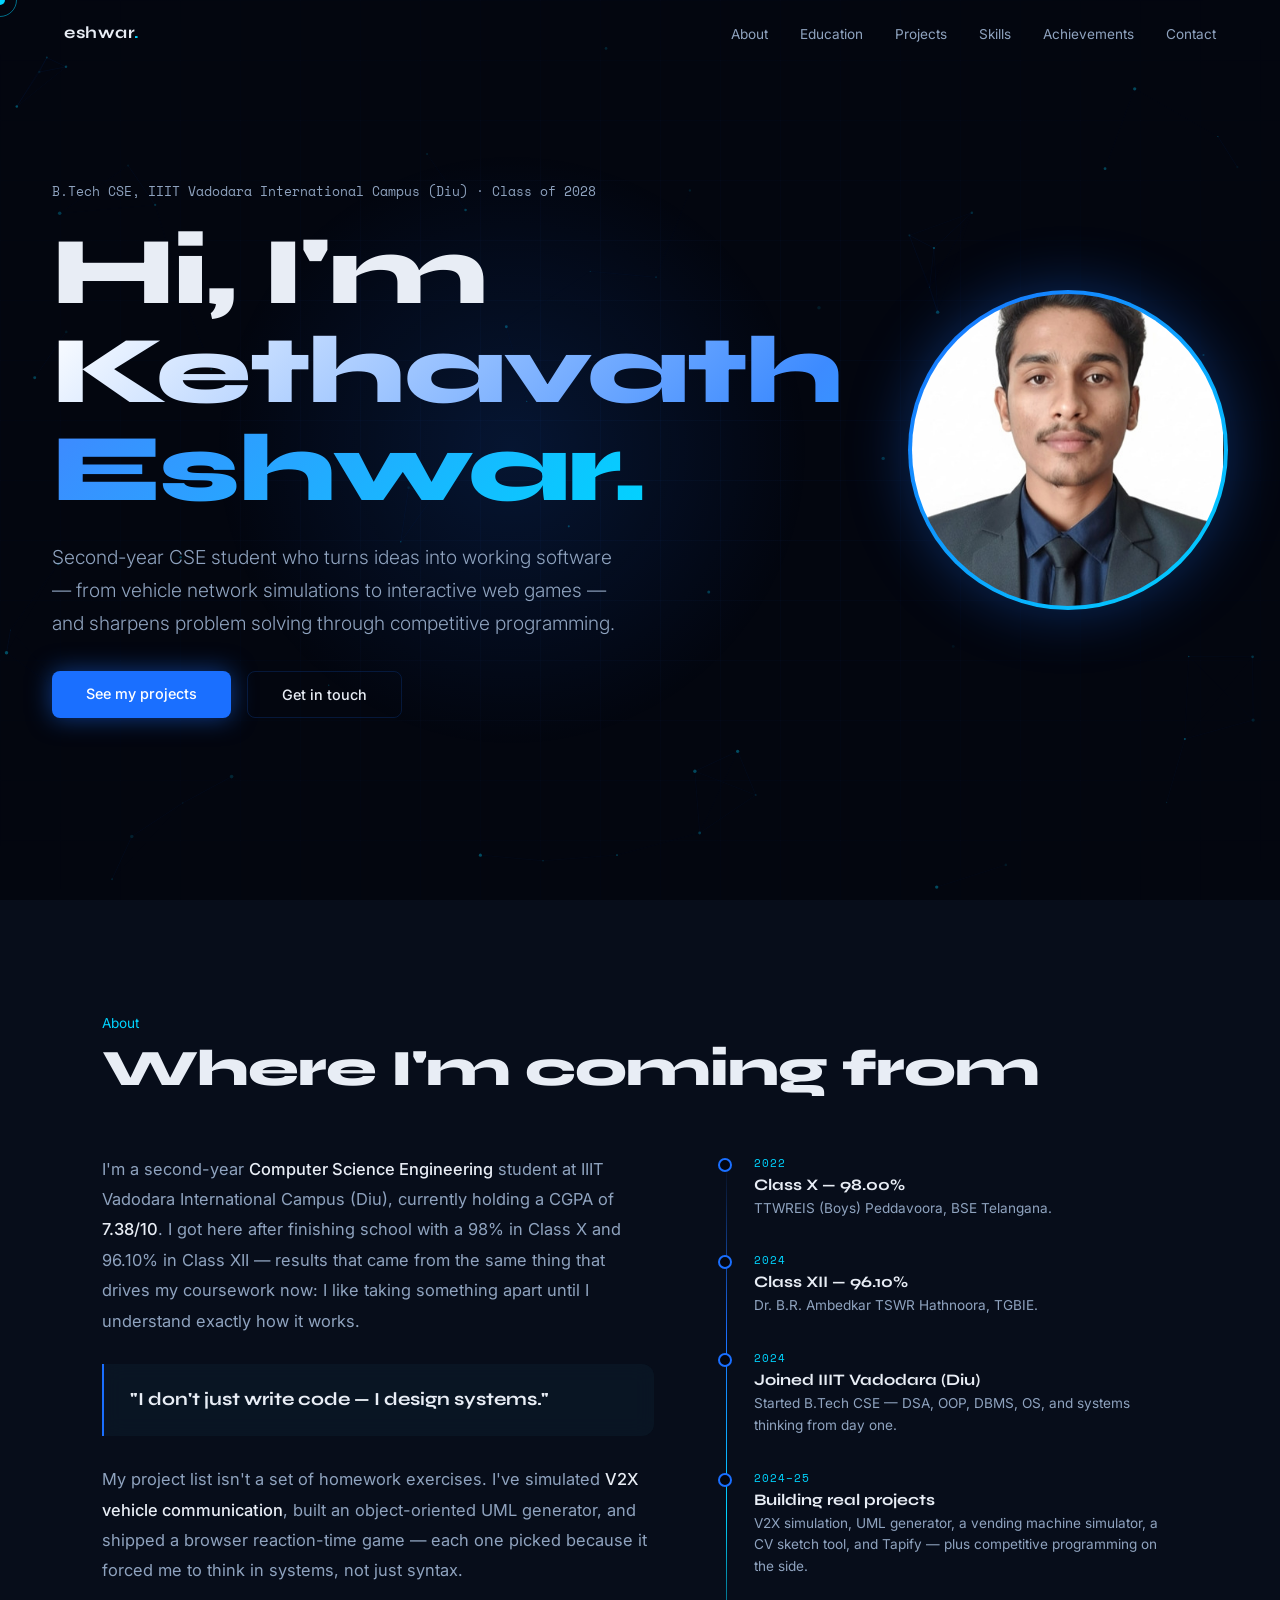
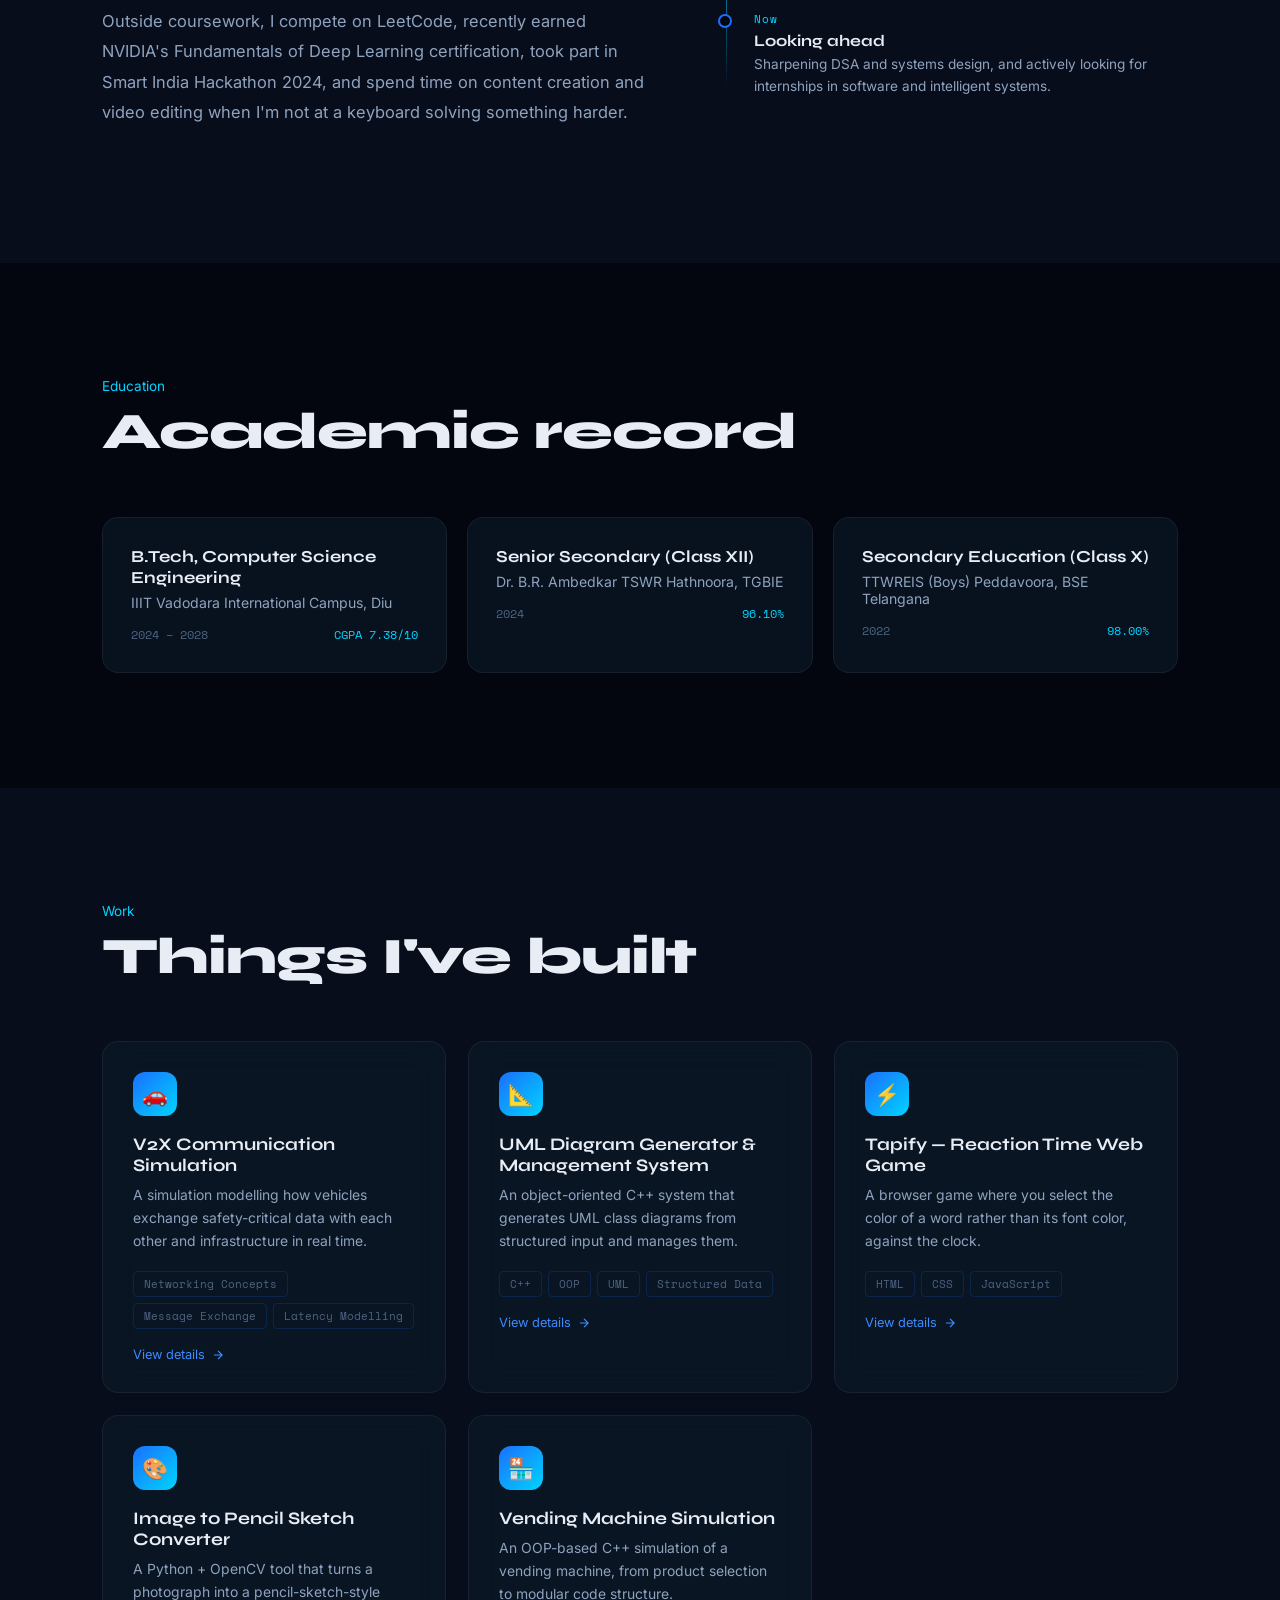
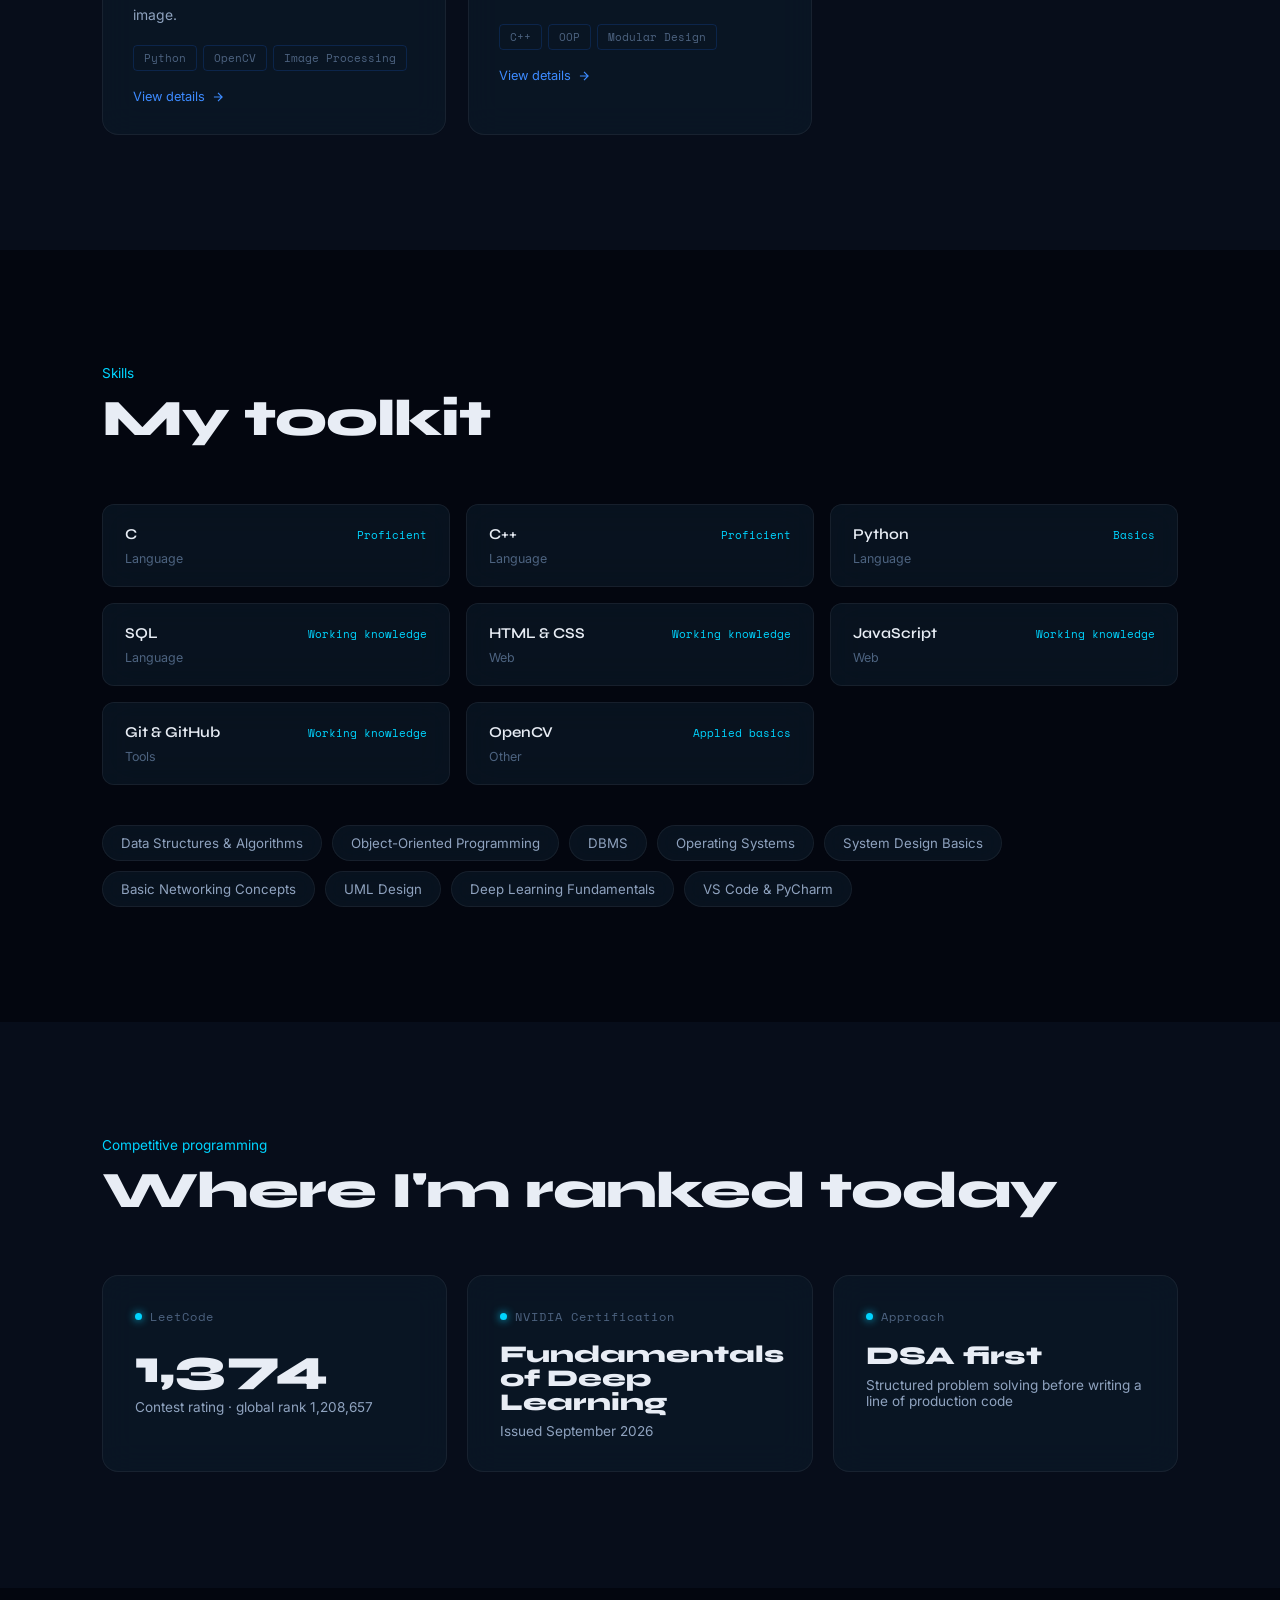
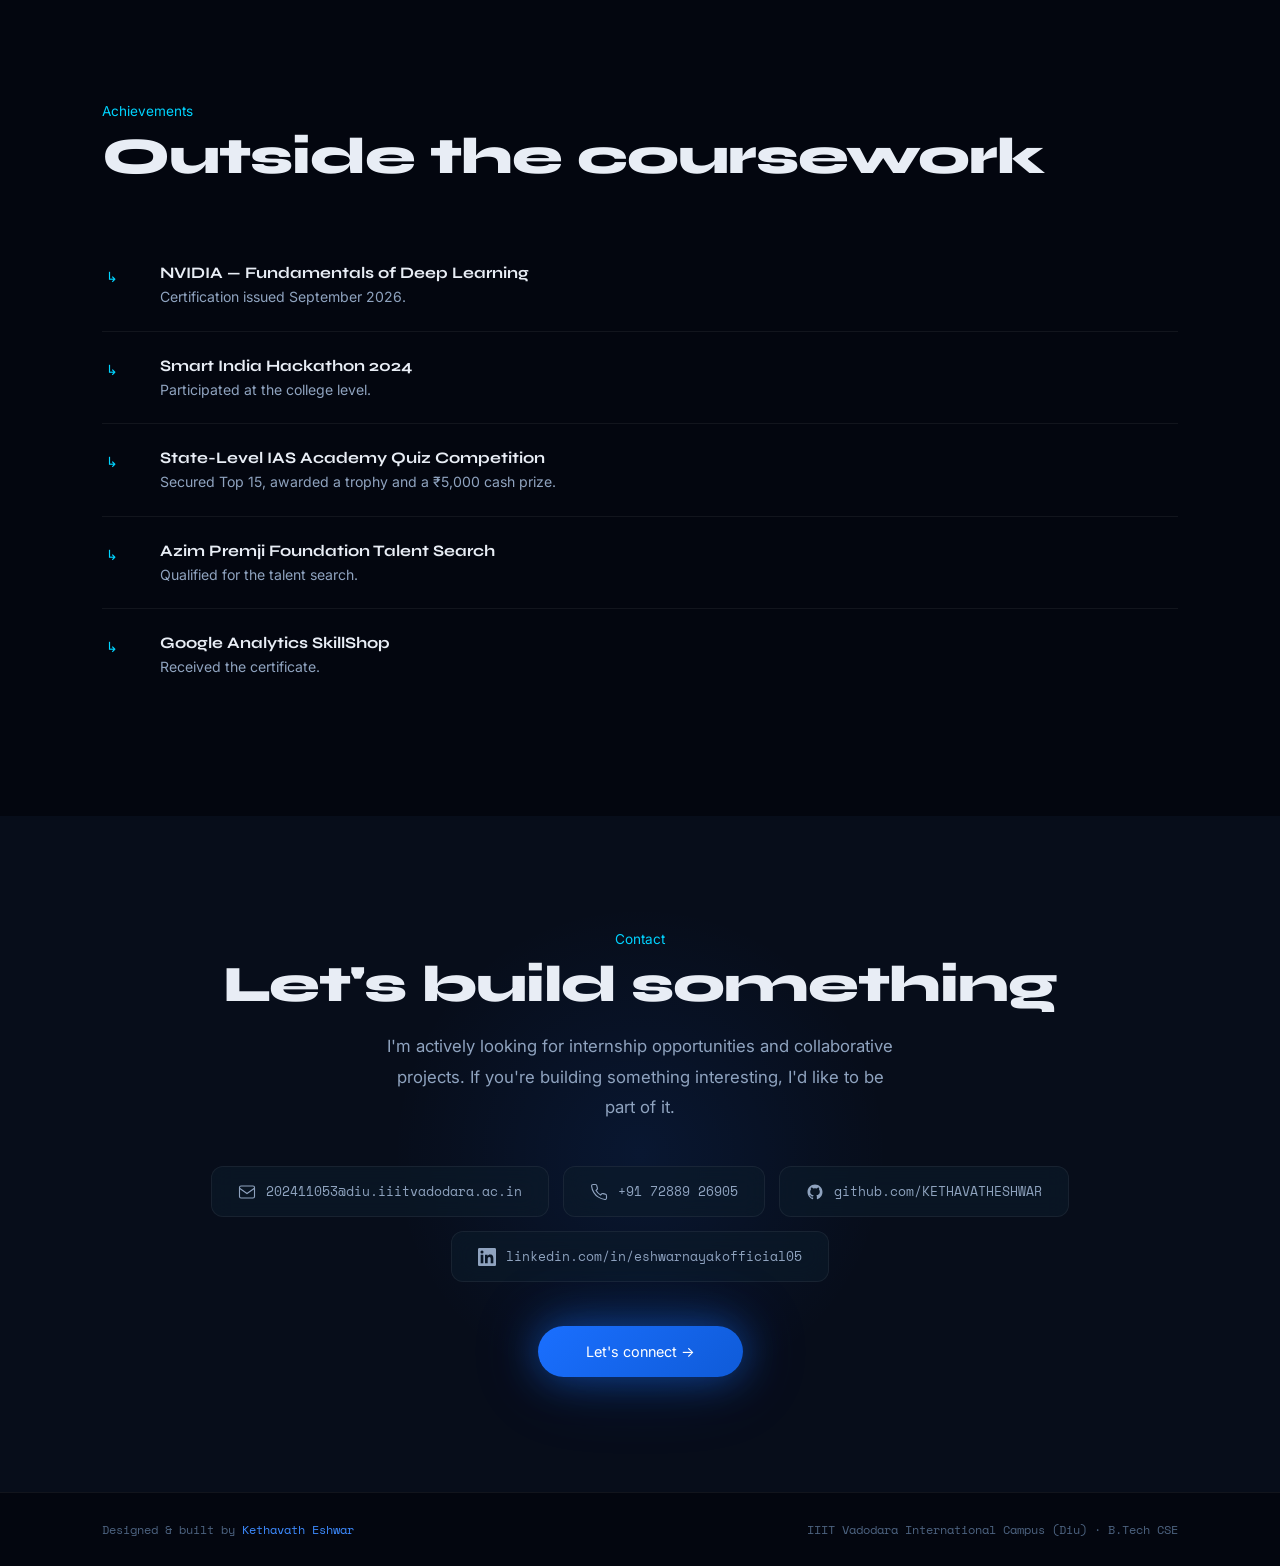
<file: index.html>
<!DOCTYPE html>
<html lang="en">
<head>
<meta charset="UTF-8" />
<meta name="viewport" content="width=device-width, initial-scale=1.0" />
<title>Kethavath Eshwar — Portfolio</title>
<meta name="description" content="Kethavath Eshwar — B.Tech CSE student, IIIT Vadodara International Campus (Diu). Systems, networking and problem-solving projects." />
<link rel="preconnect" href="https://fonts.googleapis.com">
<link href="https://fonts.googleapis.com/css2?family=Space+Mono:wght@400;700&family=Syne:wght@400;600;700;800&family=Inter:wght@300;400;500;600&display=swap" rel="stylesheet">
<style>
*, *::before, *::after { box-sizing: border-box; margin: 0; padding: 0; }
html { scroll-behavior: smooth; font-size: 16px; }

:root {
  --bg: #03060f;
  --bg2: #070d1a;
  --bg3: #0b1323;
  --blue: #1a6fff;
  --blue-bright: #3d8bff;
  --cyan: #00d4ff;
  --glow: rgba(26,111,255,0.35);
  --text: #e8edf5;
  --text2: #8fa3bf;
  --text3: #4d6380;
  --glass: rgba(13,27,42,0.6);
  --border: rgba(26,111,255,0.18);
  --border2: rgba(255,255,255,0.06);
  --font-display: 'Syne', sans-serif;
  --font-mono: 'Space Mono', monospace;
  --font-body: 'Inter', sans-serif;
  --radius: 16px;
  --transition: cubic-bezier(0.25, 0.46, 0.45, 0.94);
}

@media (prefers-reduced-motion: reduce) {
  *, *::before, *::after { animation-duration: 0.01ms !important; animation-iteration-count: 1 !important; transition-duration: 0.01ms !important; scroll-behavior: auto !important; }
}

body {
  background: var(--bg);
  color: var(--text);
  font-family: var(--font-body);
  overflow-x: hidden;
}
body.has-cursor { cursor: none; }
body.has-cursor a, body.has-cursor button { cursor: none; }

a:focus-visible, button:focus-visible { outline: 2px solid var(--cyan); outline-offset: 3px; }

#cursor-dot {
  width: 10px; height: 10px; background: var(--cyan);
  border-radius: 50%; position: fixed; top: 0; left: 0;
  pointer-events: none; z-index: 9999; transform: translate(-50%,-50%);
  transition: width 0.2s, height 0.2s, background 0.2s;
  mix-blend-mode: screen; display: none;
}
#cursor-ring {
  width: 34px; height: 34px; border: 1px solid rgba(0,212,255,0.5);
  border-radius: 50%; position: fixed; top: 0; left: 0;
  pointer-events: none; z-index: 9998; transform: translate(-50%,-50%);
  transition: transform 0.15s var(--transition), width 0.3s, height 0.3s, border-color 0.2s;
  display: none;
}
body.has-cursor #cursor-dot, body.has-cursor #cursor-ring { display: block; }
body.hovering #cursor-dot { width: 16px; height: 16px; background: var(--blue-bright); }
body.hovering #cursor-ring { width: 52px; height: 52px; border-color: rgba(61,139,255,0.6); }

::-webkit-scrollbar { width: 4px; }
::-webkit-scrollbar-track { background: var(--bg); }
::-webkit-scrollbar-thumb { background: var(--blue); border-radius: 2px; }

#particle-canvas {
  position: fixed; top: 0; left: 0;
  width: 100%; height: 100%;
  pointer-events: none; z-index: 0;
  opacity: 0.6;
}

nav {
  position: fixed; top: 0; left: 0; right: 0;
  z-index: 1000;
  padding: 0 clamp(20px, 5vw, 80px);
  height: 66px;
  display: flex; align-items: center; justify-content: space-between;
  background: rgba(3,6,15,0);
  backdrop-filter: blur(0px);
  border-bottom: 1px solid transparent;
  transition: all 0.4s var(--transition);
}
nav.scrolled {
  background: rgba(3,6,15,0.85);
  backdrop-filter: blur(20px);
  border-bottom-color: var(--border2);
}
.nav-logo {
  font-family: var(--font-display);
  font-weight: 700;
  font-size: 1.05rem;
  color: var(--text);
  letter-spacing: 0.5px;
  text-decoration: none;
}
.nav-logo span { color: var(--cyan); }
.nav-links { display: flex; gap: 32px; list-style: none; }
.nav-links a {
  font-size: 0.85rem;
  color: var(--text2);
  text-decoration: none;
  transition: color 0.2s;
}
.nav-links a:hover { color: var(--cyan); }
.nav-toggle { display: none; }

#hero {
  position: relative;
  min-height: 100vh;
  display: flex; align-items: center; justify-content: center; gap: clamp(32px, 6vw, 80px);
  padding: clamp(90px, 10vw, 140px) clamp(20px, 8vw, 120px);
  overflow: hidden;
}
.hero-grid-bg {
  position: absolute; inset: 0;
  background-image:
    linear-gradient(rgba(26,111,255,0.04) 1px, transparent 1px),
    linear-gradient(90deg, rgba(26,111,255,0.04) 1px, transparent 1px);
  background-size: 60px 60px;
  mask-image: radial-gradient(ellipse 70% 70% at 50% 50%, black, transparent);
}
.hero-glow {
  position: absolute; width: 600px; height: 600px;
  background: radial-gradient(circle, rgba(26,111,255,0.15) 0%, transparent 70%);
  top: 50%; left: 40%; transform: translate(-50%, -50%);
  pointer-events: none; animation: glowPulse 5s ease-in-out infinite;
}
@keyframes glowPulse {
  0%,100% { transform: translate(-50%,-50%) scale(1); opacity: 0.8; }
  50% { transform: translate(-50%,-50%) scale(1.15); opacity: 1; }
}
.hero-content { position: relative; z-index: 2; max-width: 780px; }
.hero-tag {
  font-family: var(--font-mono);
  font-size: 0.8rem; color: var(--text2);
  margin-bottom: 22px;
  opacity: 0; animation: fadeUp 0.8s 0.2s var(--transition) forwards;
}
.hero-h1 {
  font-family: var(--font-display);
  font-size: clamp(2.6rem, 7.5vw, 6rem);
  font-weight: 800; line-height: 1.03;
  letter-spacing: -1.5px; margin-bottom: 22px;
  opacity: 0; animation: fadeUp 0.8s 0.4s var(--transition) forwards;
}
.hero-h1 .name-glow {
  background: linear-gradient(135deg, #ffffff 0%, var(--blue-bright) 55%, var(--cyan) 100%);
  -webkit-background-clip: text; -webkit-text-fill-color: transparent; background-clip: text;
}
.hero-sub {
  font-size: clamp(1rem, 2.2vw, 1.2rem);
  color: var(--text2); font-weight: 300; line-height: 1.7;
  max-width: 580px; margin-bottom: 32px;
  opacity: 0; animation: fadeUp 0.8s 0.6s var(--transition) forwards;
}
.hero-btns {
  display: flex; gap: 16px; flex-wrap: wrap;
  opacity: 0; animation: fadeUp 0.8s 0.8s var(--transition) forwards;
}
.btn-primary {
  padding: 14px 34px; background: var(--blue); color: #fff;
  font-size: 0.9rem; font-weight: 500;
  text-decoration: none; border-radius: 8px;
  transition: all 0.3s; box-shadow: 0 0 24px rgba(26,111,255,0.5);
}
.btn-primary:hover { transform: translateY(-2px); box-shadow: 0 0 40px rgba(26,111,255,0.7); }
.btn-secondary {
  padding: 14px 34px; background: transparent; color: var(--text);
  font-size: 0.9rem; font-weight: 500;
  text-decoration: none; border-radius: 8px; border: 1px solid var(--border);
  transition: all 0.3s;
}
.btn-secondary:hover { border-color: var(--cyan); color: var(--cyan); transform: translateY(-2px); }


.hero-photo {
  position: relative; z-index: 2; flex-shrink: 0;
  width: clamp(190px, 26vw, 320px); aspect-ratio: 1; border-radius: 50%;
  padding: 4px; background: linear-gradient(135deg, var(--blue), var(--cyan));
  box-shadow: 0 0 60px rgba(26,111,255,0.35);
  opacity: 0; animation: fadeUp 0.8s 0.5s var(--transition) forwards, floaty 6s 1.4s ease-in-out infinite;
  transition: box-shadow 0.4s, scale 0.4s var(--transition);
}
.hero-photo:hover { scale: 1.04; box-shadow: 0 0 90px rgba(0,212,255,0.45); }
.hero-photo img { width: 100%; height: 100%; border-radius: 50%; object-fit: cover; display: block; background: var(--bg3); }
.photo-fallback {
  display: none; width: 100%; height: 100%; border-radius: 50%; background: var(--bg3);
  align-items: center; justify-content: center;
  font-family: var(--font-display); font-weight: 800; font-size: clamp(3rem, 8vw, 5.5rem); color: var(--cyan);
}
@keyframes floaty { 0%,100% { transform: translateY(0); } 50% { transform: translateY(-10px); } }

section { position: relative; z-index: 1; padding: clamp(70px, 9vw, 130px) clamp(20px, 8vw, 120px); }
.section-eyebrow { font-size: 0.85rem; color: var(--cyan); margin-bottom: 10px; }
.section-title {
  font-family: var(--font-display); font-size: clamp(1.9rem, 4.5vw, 3.2rem);
  font-weight: 800; letter-spacing: -1px; margin-bottom: 56px; line-height: 1.1;
}
.section-title em {
  font-style: normal;
  background: linear-gradient(90deg, var(--blue-bright), var(--cyan));
  -webkit-background-clip: text; -webkit-text-fill-color: transparent; background-clip: text;
}

#about { background: var(--bg2); }
.about-grid { display: grid; grid-template-columns: 1.1fr 0.9fr; gap: 72px; align-items: start; }
.about-story { font-size: 1.03rem; line-height: 1.85; color: var(--text2); margin-bottom: 20px; }
.about-story .highlight { color: var(--text); font-weight: 500; }
.about-quote {
  margin: 28px 0; padding: 22px 26px; border-left: 2px solid var(--blue);
  background: var(--glass); border-radius: 0 12px 12px 0; backdrop-filter: blur(10px);
  font-family: var(--font-display); font-size: 1.15rem; font-weight: 700; color: var(--text); line-height: 1.5;
}
.timeline { position: relative; padding-left: 28px; }
.timeline::before {
  content: ''; position: absolute; left: 0; top: 8px; bottom: 8px; width: 1px;
  background: linear-gradient(180deg, transparent, var(--blue), var(--cyan), transparent);
}
.tl-item { position: relative; margin-bottom: 32px; opacity: 0; transform: translateX(16px); transition: all 0.5s var(--transition); }
.tl-item.visible { opacity: 1; transform: translateX(0); }
.tl-dot { position: absolute; left: -36px; top: 4px; width: 14px; height: 14px; border: 2px solid var(--blue); border-radius: 50%; background: var(--bg); }
.tl-item:hover .tl-dot { background: var(--blue); box-shadow: 0 0 12px var(--glow); }
.tl-year { font-family: var(--font-mono); font-size: 0.7rem; color: var(--cyan); letter-spacing: 1px; margin-bottom: 4px; }
.tl-title { font-family: var(--font-display); font-size: 1rem; font-weight: 700; color: var(--text); margin-bottom: 4px; }
.tl-desc { font-size: 0.85rem; color: var(--text2); line-height: 1.6; }

#education { background: var(--bg); }
.edu-cards { display: grid; grid-template-columns: repeat(auto-fit, minmax(260px, 1fr)); gap: 20px; }
.edu-card { background: var(--glass); border: 1px solid var(--border2); border-radius: var(--radius); padding: 28px; backdrop-filter: blur(16px); transition: all 0.3s; }
.edu-card:hover { border-color: rgba(26,111,255,0.3); transform: translateY(-4px); }
.edu-degree { font-family: var(--font-display); font-weight: 700; font-size: 1.05rem; color: var(--text); margin-bottom: 6px; }
.edu-school { font-size: 0.88rem; color: var(--text2); margin-bottom: 14px; }
.edu-meta { display: flex; justify-content: space-between; align-items: center; font-family: var(--font-mono); font-size: 0.78rem; }
.edu-year { color: var(--text3); }
.edu-score { color: var(--cyan); }

#projects { background: var(--bg2); }
.projects-grid { display: grid; grid-template-columns: repeat(auto-fill, minmax(320px, 1fr)); gap: 22px; }
.project-card {
  background: var(--glass); border: 1px solid var(--border2); border-radius: var(--radius);
  padding: 30px; cursor: pointer; position: relative; overflow: hidden;
  backdrop-filter: blur(16px); transition: all 0.35s var(--transition);
  opacity: 0; transform: translateY(24px);
}
.project-card.visible { opacity: 1; transform: translateY(0); }
.project-card:hover {
  transform: translateY(-6px); border-color: rgba(26,111,255,0.4);
  box-shadow: 0 20px 50px rgba(0,0,0,0.4), 0 0 30px rgba(26,111,255,0.1);
}
.project-icon {
  width: 44px; height: 44px; background: linear-gradient(135deg, var(--blue), var(--cyan));
  border-radius: 12px; display: flex; align-items: center; justify-content: center;
  font-size: 1.3rem; margin-bottom: 18px;
}
.project-name { font-family: var(--font-display); font-size: 1.1rem; font-weight: 700; color: var(--text); margin-bottom: 8px; }
.project-desc { font-size: 0.87rem; color: var(--text2); line-height: 1.65; margin-bottom: 18px; }
.project-tags { display: flex; flex-wrap: wrap; gap: 6px; margin-bottom: 18px; }
.tag { font-family: var(--font-mono); font-size: 0.68rem; padding: 4px 10px; border-radius: 4px; border: 1px solid var(--border); color: var(--text3); }
.project-card:hover .tag { border-color: rgba(26,111,255,0.3); color: var(--text2); }
.project-view { font-size: 0.8rem; color: var(--blue-bright); display: flex; align-items: center; gap: 6px; }
.project-view svg { transition: transform 0.2s; }
.project-card:hover .project-view svg { transform: translateX(4px); }

.modal-overlay {
  position: fixed; inset: 0; background: rgba(3,6,15,0.85); backdrop-filter: blur(12px);
  z-index: 2000; display: flex; align-items: center; justify-content: center; padding: 20px;
  opacity: 0; pointer-events: none; transition: opacity 0.3s;
}
.modal-overlay.open { opacity: 1; pointer-events: all; }
.modal {
  background: var(--bg3); border: 1px solid var(--border); border-radius: 20px;
  max-width: 600px; width: 100%; max-height: 85vh; overflow-y: auto; padding: 42px;
  position: relative; transform: scale(0.94) translateY(16px); transition: transform 0.35s var(--transition);
}
.modal-overlay.open .modal { transform: scale(1) translateY(0); }
.modal-close {
  position: absolute; top: 18px; right: 18px; width: 34px; height: 34px;
  background: var(--glass); border: 1px solid var(--border2); border-radius: 8px; color: var(--text2);
  font-size: 1.1rem; cursor: pointer; display: flex; align-items: center; justify-content: center; transition: all 0.2s;
}
.modal-close:hover { background: rgba(26,111,255,0.15); color: var(--text); }
.modal-icon { font-size: 2.2rem; margin-bottom: 14px; }
.modal-title { font-family: var(--font-display); font-size: 1.5rem; font-weight: 800; color: var(--text); margin-bottom: 8px; }
.modal-focus { display: inline-block; background: rgba(26,111,255,0.12); border: 1px solid rgba(26,111,255,0.25); border-radius: 6px; padding: 7px 14px; font-size: 0.78rem; font-family: var(--font-mono); color: var(--cyan); margin-bottom: 18px; }
.modal-desc { font-size: 0.93rem; color: var(--text2); line-height: 1.8; margin-bottom: 22px; }
.modal-section-label { font-family: var(--font-mono); font-size: 0.68rem; color: var(--text3); letter-spacing: 1px; margin-bottom: 10px; }
.modal-tags { display: flex; flex-wrap: wrap; gap: 8px; margin-bottom: 26px; }
.modal-tag { font-family: var(--font-mono); font-size: 0.72rem; padding: 6px 12px; border-radius: 6px; background: rgba(26,111,255,0.1); border: 1px solid rgba(26,111,255,0.2); color: var(--blue-bright); }
.modal-btn {
  display: inline-flex; align-items: center; gap: 8px; padding: 12px 26px;
  background: var(--blue); color: #fff; font-size: 0.85rem; text-decoration: none;
  border-radius: 8px; transition: all 0.3s; box-shadow: 0 0 20px rgba(26,111,255,0.4);
}
.modal-btn:hover { box-shadow: 0 0 36px rgba(26,111,255,0.6); transform: translateY(-2px); }

#skills { background: var(--bg); }
.skills-grid { display: grid; grid-template-columns: repeat(auto-fill, minmax(270px, 1fr)); gap: 16px; margin-bottom: 40px; }
.skill-item { padding: 20px 22px; background: var(--glass); border: 1px solid var(--border2); border-radius: 12px; backdrop-filter: blur(16px); transition: all 0.3s; opacity: 0; transform: translateY(16px); }
.skill-item.visible { opacity: 1; transform: translateY(0); }
.skill-item:hover { border-color: rgba(26,111,255,0.3); transform: translateY(-3px); }
.skill-top { display: flex; justify-content: space-between; align-items: baseline; margin-bottom: 8px; }
.skill-name { font-family: var(--font-display); font-weight: 600; font-size: 0.94rem; color: var(--text); }
.skill-level { font-family: var(--font-mono); font-size: 0.7rem; color: var(--cyan); }
.skill-cat { font-size: 0.78rem; color: var(--text3); }

.concepts-grid { display: flex; flex-wrap: wrap; gap: 10px; }
.concept-chip {
  padding: 9px 18px; background: var(--glass); border: 1px solid var(--border2); border-radius: 100px;
  font-size: 0.83rem; color: var(--text2); backdrop-filter: blur(12px); transition: all 0.2s; cursor: default;
}
.concept-chip:hover { border-color: var(--border); color: var(--text); box-shadow: 0 0 16px rgba(26,111,255,0.15); }

#coding { background: var(--bg2); }
.coding-grid { display: grid; grid-template-columns: repeat(auto-fit, minmax(240px, 1fr)); gap: 20px; }
.stat-card { background: var(--glass); border: 1px solid var(--border2); border-radius: var(--radius); padding: 32px; backdrop-filter: blur(16px); transition: all 0.3s; }
.stat-card:hover { border-color: rgba(26,111,255,0.3); transform: translateY(-4px); }
.stat-platform { font-family: var(--font-mono); font-size: 0.72rem; color: var(--text3); letter-spacing: 1px; margin-bottom: 18px; display: flex; align-items: center; gap: 8px; }
.stat-platform::before { content: ''; display: block; width: 7px; height: 7px; border-radius: 50%; background: var(--cyan); box-shadow: 0 0 8px var(--cyan); }
.stat-rating { font-family: var(--font-display); font-size: clamp(2.2rem, 4.5vw, 3rem); font-weight: 800; color: var(--text); line-height: 1; margin-bottom: 8px; }
.stat-rating span { color: var(--text3); font-size: 0.55em; font-weight: 600; }
.stat-label { font-size: 0.85rem; color: var(--text2); }

#achievements { background: var(--bg); }
.ach-list { display: flex; flex-direction: column; gap: 2px; }
.ach-item {
  display: grid; grid-template-columns: 34px 1fr; gap: 20px; padding: 22px 4px;
  border-bottom: 1px solid var(--border2); align-items: start;
}
.ach-item:last-child { border-bottom: none; }
.ach-mark { color: var(--cyan); font-family: var(--font-mono); font-size: 0.9rem; padding-top: 3px; }
.ach-title { font-family: var(--font-display); font-weight: 700; font-size: 1rem; color: var(--text); margin-bottom: 4px; }
.ach-desc { font-size: 0.88rem; color: var(--text2); line-height: 1.6; }

#contact { background: var(--bg2); text-align: center; position: relative; overflow: hidden; }
.contact-glow { position: absolute; width: 500px; height: 500px; background: radial-gradient(circle, rgba(26,111,255,0.1) 0%, transparent 70%); top: 50%; left: 50%; transform: translate(-50%,-50%); pointer-events: none; }
.contact-sub { font-size: 1.05rem; color: var(--text2); line-height: 1.8; max-width: 520px; margin: 0 auto 44px; }
.contact-links { display: flex; justify-content: center; flex-wrap: wrap; gap: 14px; margin-bottom: 44px; }
.contact-link {
  display: flex; align-items: center; gap: 10px; padding: 15px 26px;
  background: var(--glass); border: 1px solid var(--border2); border-radius: 12px;
  color: var(--text2); text-decoration: none; font-family: var(--font-mono); font-size: 0.8rem;
  backdrop-filter: blur(12px); transition: all 0.3s; word-break: break-word;
}
.contact-link:hover { border-color: rgba(26,111,255,0.4); color: var(--text); transform: translateY(-4px); box-shadow: 0 12px 40px rgba(0,0,0,0.3), 0 0 24px rgba(26,111,255,0.15); }
.contact-link svg { flex-shrink: 0; }
.btn-glow {
  display: inline-block; padding: 17px 48px; background: linear-gradient(135deg, var(--blue), #0f5bd8);
  color: #fff; font-size: 0.9rem; text-decoration: none; border-radius: 100px;
  box-shadow: 0 0 40px rgba(26,111,255,0.5), 0 0 80px rgba(26,111,255,0.2); transition: all 0.3s;
}
.btn-glow:hover { box-shadow: 0 0 60px rgba(26,111,255,0.7); transform: scale(1.04); }

footer { padding: 28px clamp(20px, 8vw, 120px); border-top: 1px solid var(--border2); display: flex; justify-content: space-between; align-items: center; flex-wrap: wrap; gap: 10px; position: relative; z-index: 1; background: var(--bg); }
.footer-text { font-family: var(--font-mono); font-size: 0.72rem; color: var(--text3); }
.footer-text span { color: var(--blue-bright); }

@keyframes fadeUp { from { opacity: 0; transform: translateY(20px); } to { opacity: 1; transform: translateY(0); } }
.reveal { opacity: 0; transform: translateY(24px); transition: opacity 0.7s var(--transition), transform 0.7s var(--transition); }
.reveal.visible { opacity: 1; transform: translateY(0); }

@media (max-width: 900px) {
  #hero { flex-direction: column-reverse; padding-top: 100px; }
  .hero-content { width: 100%; }
  .about-grid { grid-template-columns: 1fr; gap: 44px; }
  .nav-links { display: none; }
}
@media (max-width: 600px) {
  .projects-grid { grid-template-columns: 1fr; }
  section { padding: 56px 20px; }
  .ach-item { grid-template-columns: 24px 1fr; gap: 14px; }
}
</style>
</head>
<body>

<div id="cursor-dot"></div>
<div id="cursor-ring"></div>
<canvas id="particle-canvas"></canvas>

<nav id="navbar">
  <a href="#hero" class="nav-logo">eshwar<span>.</span></a>
  <ul class="nav-links">
    <li><a href="#about">About</a></li>
    <li><a href="#education">Education</a></li>
    <li><a href="#projects">Projects</a></li>
    <li><a href="#skills">Skills</a></li>
    <li><a href="#achievements">Achievements</a></li>
    <li><a href="#contact">Contact</a></li>
  </ul>
</nav>

<section id="hero">
  <div class="hero-grid-bg"></div>
  <div class="hero-glow"></div>
  <div class="hero-content">
    <div class="hero-tag">B.Tech CSE, IIIT Vadodara International Campus (Diu) · Class of 2028</div>
    <h1 class="hero-h1">Hi, I'm<br><span class="name-glow">Kethavath Eshwar.</span></h1>
    <p class="hero-sub">Second-year CSE student who turns ideas into working software — from vehicle network simulations to interactive web games — and sharpens problem solving through competitive programming.</p>
    <div class="hero-btns">
      <a href="#projects" class="btn-primary">See my projects</a>
      <a href="#contact" class="btn-secondary">Get in touch</a>
    </div>
  </div>
  <div class="hero-photo">
    <img src="profile.jpg" alt="Kethavath Eshwar" onerror="this.style.display='none';this.nextElementSibling.style.display='flex'">
    <div class="photo-fallback">KE</div>
  </div>
</section>

<section id="about">
  <div class="section-eyebrow">About</div>
  <h2 class="section-title reveal">Where I'm coming from</h2>
  <div class="about-grid">
    <div>
      <p class="about-story reveal">I'm a second-year <span class="highlight">Computer Science Engineering</span> student at IIIT Vadodara International Campus (Diu), currently holding a CGPA of <span class="highlight">7.38/10</span>. I got here after finishing school with a 98% in Class X and 96.10% in Class XII — results that came from the same thing that drives my coursework now: I like taking something apart until I understand exactly how it works.</p>
      <div class="about-quote reveal">"I don't just write code — I design systems."</div>
      <p class="about-story reveal">My project list isn't a set of homework exercises. I've simulated <span class="highlight">V2X vehicle communication</span>, built an object-oriented UML generator, and shipped a browser reaction-time game — each one picked because it forced me to think in systems, not just syntax.</p>
      <p class="about-story reveal">Outside coursework, I compete on LeetCode, recently earned NVIDIA's Fundamentals of Deep Learning certification, took part in Smart India Hackathon 2024, and spend time on content creation and video editing when I'm not at a keyboard solving something harder.</p>
    </div>
    <div>
      <div class="timeline">
        <div class="tl-item"><div class="tl-dot"></div><div class="tl-year">2022</div><div class="tl-title">Class X — 98.00%</div><div class="tl-desc">TTWREIS (Boys) Peddavoora, BSE Telangana.</div></div>
        <div class="tl-item"><div class="tl-dot"></div><div class="tl-year">2024</div><div class="tl-title">Class XII — 96.10%</div><div class="tl-desc">Dr. B.R. Ambedkar TSWR Hathnoora, TGBIE.</div></div>
        <div class="tl-item"><div class="tl-dot"></div><div class="tl-year">2024</div><div class="tl-title">Joined IIIT Vadodara (Diu)</div><div class="tl-desc">Started B.Tech CSE — DSA, OOP, DBMS, OS, and systems thinking from day one.</div></div>
        <div class="tl-item"><div class="tl-dot"></div><div class="tl-year">2024–25</div><div class="tl-title">Building real projects</div><div class="tl-desc">V2X simulation, UML generator, a vending machine simulator, a CV sketch tool, and Tapify — plus competitive programming on the side.</div></div>
        <div class="tl-item"><div class="tl-dot"></div><div class="tl-year">Now</div><div class="tl-title">Looking ahead</div><div class="tl-desc">Sharpening DSA and systems design, and actively looking for internships in software and intelligent systems.</div></div>
      </div>
    </div>
  </div>
</section>

<section id="education">
  <div class="section-eyebrow">Education</div>
  <h2 class="section-title reveal">Academic record</h2>
  <div class="edu-cards">
    <div class="edu-card reveal">
      <div class="edu-degree">B.Tech, Computer Science Engineering</div>
      <div class="edu-school">IIIT Vadodara International Campus, Diu</div>
      <div class="edu-meta"><span class="edu-year">2024 – 2028</span><span class="edu-score">CGPA 7.38/10</span></div>
    </div>
    <div class="edu-card reveal">
      <div class="edu-degree">Senior Secondary (Class XII)</div>
      <div class="edu-school">Dr. B.R. Ambedkar TSWR Hathnoora, TGBIE</div>
      <div class="edu-meta"><span class="edu-year">2024</span><span class="edu-score">96.10%</span></div>
    </div>
    <div class="edu-card reveal">
      <div class="edu-degree">Secondary Education (Class X)</div>
      <div class="edu-school">TTWREIS (Boys) Peddavoora, BSE Telangana</div>
      <div class="edu-meta"><span class="edu-year">2022</span><span class="edu-score">98.00%</span></div>
    </div>
  </div>
</section>

<section id="projects">
  <div class="section-eyebrow">Work</div>
  <h2 class="section-title reveal">Things I've built</h2>
  <div class="projects-grid" id="projects-grid"></div>
</section>

<section id="skills">
  <div class="section-eyebrow">Skills</div>
  <h2 class="section-title reveal">My toolkit</h2>
  <div class="skills-grid" id="skills-grid"></div>
  <div class="concepts-grid" id="concepts-grid"></div>
</section>

<section id="coding">
  <div class="section-eyebrow">Competitive programming</div>
  <h2 class="section-title reveal">Where I'm ranked today</h2>
  <div class="coding-grid">
    <div class="stat-card reveal">
      <div class="stat-platform">LeetCode</div>
      <div class="stat-rating">1,374</div>
      <div class="stat-label">Contest rating · global rank 1,208,657</div>
    </div>
    <div class="stat-card reveal">
      <div class="stat-platform">NVIDIA Certification</div>
      <div class="stat-rating" style="font-size:1.5rem;">Fundamentals of Deep Learning</div>
      <div class="stat-label">Issued September 2026</div>
    </div>
    <div class="stat-card reveal">
      <div class="stat-platform">Approach</div>
      <div class="stat-rating" style="font-size:1.6rem;">DSA first</div>
      <div class="stat-label">Structured problem solving before writing a line of production code</div>
    </div>
  </div>
</section>

<section id="achievements">
  <div class="section-eyebrow">Achievements</div>
  <h2 class="section-title reveal">Outside the coursework</h2>
  <div class="ach-list">
    <div class="ach-item reveal"><div class="ach-mark">↳</div><div><div class="ach-title">NVIDIA — Fundamentals of Deep Learning</div><div class="ach-desc">Certification issued September 2026.</div></div></div>
    <div class="ach-item reveal"><div class="ach-mark">↳</div><div><div class="ach-title">Smart India Hackathon 2024</div><div class="ach-desc">Participated at the college level.</div></div></div>
    <div class="ach-item reveal"><div class="ach-mark">↳</div><div><div class="ach-title">State-Level IAS Academy Quiz Competition</div><div class="ach-desc">Secured Top 15, awarded a trophy and a ₹5,000 cash prize.</div></div></div>
    <div class="ach-item reveal"><div class="ach-mark">↳</div><div><div class="ach-title">Azim Premji Foundation Talent Search</div><div class="ach-desc">Qualified for the talent search.</div></div></div>
    <div class="ach-item reveal"><div class="ach-mark">↳</div><div><div class="ach-title">Google Analytics SkillShop</div><div class="ach-desc">Received the certificate.</div></div></div>
  </div>
</section>

<section id="contact">
  <div class="contact-glow"></div>
  <div class="section-eyebrow" style="justify-content:center">Contact</div>
  <h2 class="section-title reveal" style="margin-bottom:18px">Let's build something</h2>
  <p class="contact-sub reveal">I'm actively looking for internship opportunities and collaborative projects. If you're building something interesting, I'd like to be part of it.</p>
  <div class="contact-links reveal">
    <a href="mailto:202411053@diu.iiitvadodara.ac.in" class="contact-link">
      <svg width="18" height="18" fill="none" stroke="currentColor" stroke-width="1.5" viewBox="0 0 24 24"><rect x="2" y="4" width="20" height="16" rx="2"/><path d="m2 7 10 7 10-7"/></svg>
      202411053@diu.iiitvadodara.ac.in
    </a>
    <a href="tel:+917288926905" class="contact-link">
      <svg width="18" height="18" fill="none" stroke="currentColor" stroke-width="1.5" viewBox="0 0 24 24"><path d="M22 16.92v3a2 2 0 0 1-2.18 2 19.79 19.79 0 0 1-8.63-3.07 19.5 19.5 0 0 1-6-6 19.79 19.79 0 0 1-3.07-8.67A2 2 0 0 1 4.11 2h3a2 2 0 0 1 2 1.72c.127.96.361 1.903.7 2.81a2 2 0 0 1-.45 2.11L8.09 9.91a16 16 0 0 0 6 6l1.27-1.27a2 2 0 0 1 2.11-.45c.907.339 1.85.573 2.81.7A2 2 0 0 1 22 16.92z"/></svg>
      +91 72889 26905
    </a>
    <a href="https://github.com/KETHAVATHESHWAR" target="_blank" rel="noopener" class="contact-link">
      <svg width="18" height="18" fill="currentColor" viewBox="0 0 24 24"><path d="M12 2C6.477 2 2 6.484 2 12.017c0 4.425 2.865 8.18 6.839 9.504.5.092.682-.217.682-.483 0-.237-.008-.868-.013-1.703-2.782.605-3.369-1.343-3.369-1.343-.454-1.158-1.11-1.466-1.11-1.466-.908-.62.069-.608.069-.608 1.003.07 1.531 1.032 1.531 1.032.892 1.53 2.341 1.088 2.91.832.092-.647.35-1.088.636-1.338-2.22-.253-4.555-1.113-4.555-4.951 0-1.093.39-1.988 1.029-2.688-.103-.253-.446-1.272.098-2.65 0 0 .84-.27 2.75 1.026A9.564 9.564 0 0 1 12 6.844a9.59 9.59 0 0 1 2.504.337c1.909-1.296 2.747-1.027 2.747-1.027.546 1.379.202 2.398.1 2.651.64.7 1.028 1.595 1.028 2.688 0 3.848-2.339 4.695-4.566 4.943.359.309.678.92.678 1.855 0 1.338-.012 2.419-.012 2.747 0 .268.18.58.688.482A10.02 10.02 0 0 0 22 12.017C22 6.484 17.522 2 12 2z"/></svg>
      github.com/KETHAVATHESHWAR
    </a>
    <a href="https://www.linkedin.com/in/eshwarnayakofficial05/" target="_blank" rel="noopener" class="contact-link">
      <svg width="18" height="18" fill="currentColor" viewBox="0 0 24 24"><path d="M20.447 20.452h-3.554v-5.569c0-1.328-.027-3.037-1.852-3.037-1.853 0-2.136 1.445-2.136 2.939v5.667H9.351V9h3.414v1.561h.046c.477-.9 1.637-1.85 3.37-1.85 3.601 0 4.267 2.37 4.267 5.455v6.286zM5.337 7.433a2.062 2.062 0 0 1-2.063-2.065 2.064 2.064 0 1 1 2.063 2.065zm1.782 13.019H3.555V9h3.564v11.452zM22.225 0H1.771C.792 0 0 .774 0 1.729v20.542C0 23.227.792 24 1.771 24h20.451C23.2 24 24 23.227 24 22.271V1.729C24 .774 23.2 0 22.222 0h.003z"/></svg>
      linkedin.com/in/eshwarnayakofficial05
    </a>
  </div>
  <a href="mailto:202411053@diu.iiitvadodara.ac.in" class="btn-glow reveal">Let's connect →</a>
</section>

<footer>
  <div class="footer-text">Designed & built by <span>Kethavath Eshwar</span></div>
  <div class="footer-text">IIIT Vadodara International Campus (Diu) · B.Tech CSE</div>
</footer>

<div class="modal-overlay" id="modal">
  <div class="modal" id="modal-box" role="dialog" aria-modal="true">
    <button class="modal-close" id="modal-close" aria-label="Close">✕</button>
    <div class="modal-icon" id="m-icon"></div>
    <div class="modal-title" id="m-title"></div>
    <div class="modal-focus" id="m-focus"></div>
    <div class="modal-desc" id="m-desc"></div>
    <div class="modal-section-label">Tech stack</div>
    <div class="modal-tags" id="m-tags"></div>
    <a href="#" class="modal-btn" id="m-link" target="_blank" rel="noopener">
      <svg width="16" height="16" fill="currentColor" viewBox="0 0 24 24"><path d="M12 2C6.477 2 2 6.484 2 12.017c0 4.425 2.865 8.18 6.839 9.504.5.092.682-.217.682-.483 0-.237-.008-.868-.013-1.703-2.782.605-3.369-1.343-3.369-1.343-.454-1.158-1.11-1.466-1.11-1.466-.908-.62.069-.608.069-.608 1.003.07 1.531 1.032 1.531 1.032.892 1.53 2.341 1.088 2.91.832.092-.647.35-1.088.636-1.338-2.22-.253-4.555-1.113-4.555-4.951 0-1.093.39-1.988 1.029-2.688-.103-.253-.446-1.272.098-2.65 0 0 .84-.27 2.75 1.026A9.564 9.564 0 0 1 12 6.844a9.59 9.59 0 0 1 2.504.337c1.909-1.296 2.747-1.027 2.747-1.027.546 1.379.202 2.398.1 2.651.64.7 1.028 1.595 1.028 2.688 0 3.848-2.339 4.695-4.566 4.943.359.309.678.92.678 1.855 0 1.338-.012 2.419-.012 2.747 0 .268.18.58.688.482A10.02 10.02 0 0 0 22 12.017C22 6.484 17.522 2 12 2z"/></svg>
      View on GitHub
    </a>
  </div>
</div>

<script>
// Custom cursor (only on devices with a real pointer, e.g. desktop)
if (window.matchMedia('(hover: hover) and (pointer: fine)').matches) {
  document.body.classList.add('has-cursor');
  const dot = document.getElementById('cursor-dot');
  const ring = document.getElementById('cursor-ring');
  let mx = 0, my = 0, rx = 0, ry = 0;
  document.addEventListener('mousemove', e => { mx = e.clientX; my = e.clientY; });
  function animCursor() {
    dot.style.left = mx + 'px'; dot.style.top = my + 'px';
    rx += (mx - rx) * 0.15; ry += (my - ry) * 0.15;
    ring.style.left = rx + 'px'; ring.style.top = ry + 'px';
    requestAnimationFrame(animCursor);
  }
  animCursor();
  document.querySelectorAll('a, button, .project-card, .skill-item, .stat-card, .contact-link, .edu-card, .concept-chip, .hero-photo').forEach(el => {
    el.addEventListener('mouseenter', () => document.body.classList.add('hovering'));
    el.addEventListener('mouseleave', () => document.body.classList.remove('hovering'));
  });
}

// Particles
const canvas = document.getElementById('particle-canvas');
const ctx = canvas.getContext('2d');
let W, H, particles = [];
function resize() { W = canvas.width = window.innerWidth; H = canvas.height = window.innerHeight; }
resize(); window.addEventListener('resize', resize);
const reduceMotion = window.matchMedia('(prefers-reduced-motion: reduce)').matches;

class Particle {
  constructor() { this.reset(); }
  reset() {
    this.x = Math.random() * W; this.y = Math.random() * H;
    this.vx = (Math.random() - 0.5) * 0.3; this.vy = (Math.random() - 0.5) * 0.3;
    this.r = Math.random() * 1.4 + 0.5; this.opacity = Math.random() * 0.5 + 0.1;
  }
  update() {
    this.x += this.vx; this.y += this.vy;
    if (this.x < 0 || this.x > W) this.vx *= -1;
    if (this.y < 0 || this.y > H) this.vy *= -1;
  }
}
const count = Math.min(70, Math.floor((window.innerWidth * window.innerHeight) / 18000));
for (let i = 0; i < count; i++) particles.push(new Particle());

function drawParticles() {
  ctx.clearRect(0, 0, W, H);
  particles.forEach(p => p.update());
  for (let i = 0; i < particles.length; i++) {
    for (let j = i + 1; j < particles.length; j++) {
      const dx = particles[i].x - particles[j].x, dy = particles[i].y - particles[j].y;
      const d = Math.sqrt(dx*dx+dy*dy);
      if (d < 120) {
        ctx.beginPath();
        ctx.moveTo(particles[i].x, particles[i].y);
        ctx.lineTo(particles[j].x, particles[j].y);
        ctx.strokeStyle = `rgba(26,111,255,${(1 - d/120) * 0.15})`;
        ctx.lineWidth = 0.8; ctx.stroke();
      }
    }
    ctx.beginPath();
    ctx.arc(particles[i].x, particles[i].y, particles[i].r, 0, Math.PI*2);
    ctx.fillStyle = `rgba(0,212,255,${particles[i].opacity})`;
    ctx.fill();
  }
  if (!reduceMotion) requestAnimationFrame(drawParticles);
}
drawParticles();

window.addEventListener('scroll', () => {
  document.getElementById('navbar').classList.toggle('scrolled', window.scrollY > 50);
});

const projects = [
  {
    icon: '🚗', name: 'V2X Communication Simulation',
    desc: 'A simulation modelling how vehicles exchange safety-critical data with each other and infrastructure in real time.',
    focus: 'Focus: intelligent transport & road safety',
    tags: ['Networking Concepts', 'Message Exchange', 'Latency Modelling'],
    fullDesc: 'Developed a basic simulation model for Vehicle-to-Everything (V2X) communication, implementing message exchange logic between vehicles and infrastructure. The project studies latency, data transmission behaviour, and safety use-cases relevant to intelligent transport systems — a first step into how connected vehicles coordinate in real time.',
    repo: 'https://github.com/KETHAVATHESHWAR'
  },
  {
    icon: '📐', name: 'UML Diagram Generator & Management System',
    desc: 'An object-oriented C++ system that generates UML class diagrams from structured input and manages them.',
    focus: 'Focus: software design documentation',
    tags: ['C++', 'OOP', 'UML', 'Structured Data'],
    fullDesc: 'Designed a system to generate UML diagrams from structured input, applying object-oriented principles to model class relationships. The system supports modification and management of diagrams through structured data handling, making it a practical tool for keeping design documentation in sync with a codebase.',
    repo: 'https://github.com/KETHAVATHESHWAR'
  },
  {
    icon: '⚡', name: 'Tapify — Reaction Time Web Game',
    desc: 'A browser game where you select the color of a word rather than its font color, against the clock.',
    focus: 'Focus: DOM manipulation & game logic',
    tags: ['HTML', 'CSS', 'JavaScript'],
    fullDesc: 'An interactive browser-based game where players select the color of a word rather than the color the word names — a classic Stroop-effect challenge. Built with a reaction time constraint of under 2 seconds per round to raise the difficulty, using pure HTML, CSS, and vanilla JavaScript with no frameworks.',
    repo: 'https://github.com/KETHAVATHESHWAR'
  },
  {
    icon: '🎨', name: 'Image to Pencil Sketch Converter',
    desc: 'A Python + OpenCV tool that turns a photograph into a pencil-sketch-style image.',
    focus: 'Focus: applied computer vision',
    tags: ['Python', 'OpenCV', 'Image Processing'],
    fullDesc: 'Built an image processing tool that converts uploaded images into pencil sketch format using grayscale transformation, image inversion, and Gaussian blur. The project applies foundational computer vision concepts with OpenCV to produce a convincing hand-drawn look from any input photo.',
    repo: 'https://github.com/KETHAVATHESHWAR'
  },
  {
    icon: '🏪', name: 'Vending Machine Simulation',
    desc: 'An OOP-based C++ simulation of a vending machine, from product selection to modular code structure.',
    focus: 'Focus: object-oriented system modelling',
    tags: ['C++', 'OOP', 'Modular Design'],
    fullDesc: 'Developed a vending machine simulation implementing object-oriented programming concepts, with dedicated modules for product selection. Code is structured using classes and modular functions for maintainability — an exercise in modelling a real-world transactional system cleanly.',
    repo: 'https://github.com/KETHAVATHESHWAR'
  },
];

const grid = document.getElementById('projects-grid');
projects.forEach((p, i) => {
  const card = document.createElement('div');
  card.className = 'project-card';
  card.style.transitionDelay = `${i * 0.08}s`;
  card.setAttribute('tabindex', '0');
  card.setAttribute('role', 'button');
  card.innerHTML = `
    <div class="project-icon">${p.icon}</div>
    <div class="project-name">${p.name}</div>
    <div class="project-desc">${p.desc}</div>
    <div class="project-tags">${p.tags.map(t => `<span class="tag">${t}</span>`).join('')}</div>
    <div class="project-view">View details <svg width="14" height="14" fill="none" stroke="currentColor" stroke-width="2" viewBox="0 0 24 24"><path d="M5 12h14M12 5l7 7-7 7"/></svg></div>`;
  card.addEventListener('click', () => openModal(p));
  card.addEventListener('keypress', e => { if (e.key === 'Enter') openModal(p); });
  grid.appendChild(card);
});

const modal = document.getElementById('modal');
function openModal(p) {
  document.getElementById('m-icon').textContent = p.icon;
  document.getElementById('m-title').textContent = p.name;
  document.getElementById('m-focus').textContent = p.focus;
  document.getElementById('m-desc').textContent = p.fullDesc;
  document.getElementById('m-tags').innerHTML = p.tags.map(t => `<span class="modal-tag">${t}</span>`).join('');
  document.getElementById('m-link').href = p.repo;
  modal.classList.add('open');
  document.body.style.overflow = 'hidden';
}
function closeModal() { modal.classList.remove('open'); document.body.style.overflow = ''; }
document.getElementById('modal-close').addEventListener('click', closeModal);
modal.addEventListener('click', e => { if (e.target === modal) closeModal(); });
document.addEventListener('keydown', e => { if (e.key === 'Escape') closeModal(); });

const skills = [
  { name: 'C', level: 'Proficient', cat: 'Language' },
  { name: 'C++', level: 'Proficient', cat: 'Language' },
  { name: 'Python', level: 'Basics', cat: 'Language' },
  { name: 'SQL', level: 'Working knowledge', cat: 'Language' },
  { name: 'HTML & CSS', level: 'Working knowledge', cat: 'Web' },
  { name: 'JavaScript', level: 'Working knowledge', cat: 'Web' },
  { name: 'Git & GitHub', level: 'Working knowledge', cat: 'Tools' },
  { name: 'OpenCV', level: 'Applied basics', cat: 'Other' },
];
const concepts = ['Data Structures & Algorithms', 'Object-Oriented Programming', 'DBMS', 'Operating Systems', 'System Design Basics', 'Basic Networking Concepts', 'UML Design', 'Deep Learning Fundamentals', 'VS Code & PyCharm'];

const sg = document.getElementById('skills-grid');
skills.forEach((s, i) => {
  const el = document.createElement('div');
  el.className = 'skill-item';
  el.style.transitionDelay = `${i * 0.06}s`;
  el.innerHTML = `<div class="skill-top"><div class="skill-name">${s.name}</div><div class="skill-level">${s.level}</div></div><div class="skill-cat">${s.cat}</div>`;
  sg.appendChild(el);
});
const cg = document.getElementById('concepts-grid');
concepts.forEach(c => { const el = document.createElement('div'); el.className = 'concept-chip'; el.textContent = c; cg.appendChild(el); });

const observer = new IntersectionObserver((entries) => {
  entries.forEach(entry => { if (entry.isIntersecting) entry.target.classList.add('visible'); });
}, { threshold: 0.12 });
document.querySelectorAll('.reveal, .project-card, .skill-item, .tl-item').forEach(el => observer.observe(el));
</script>
</body>
</html>
</file>
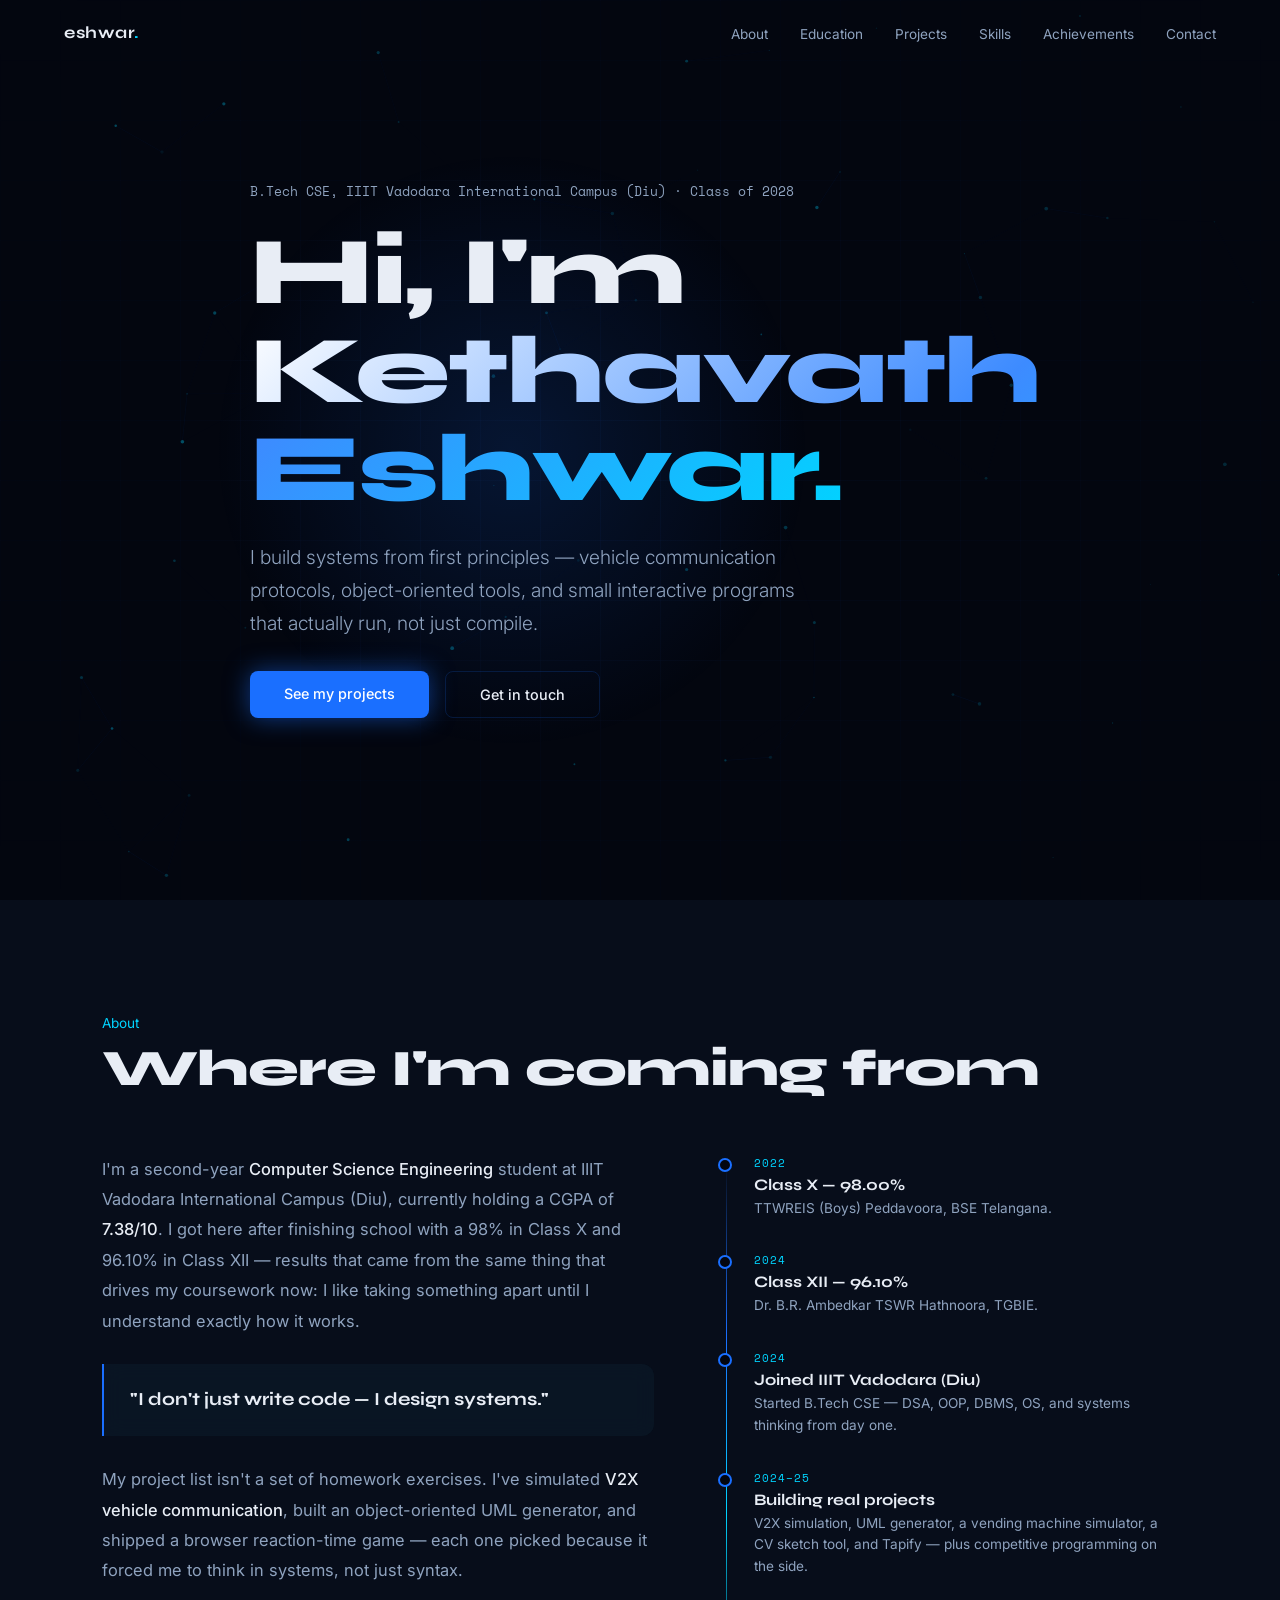
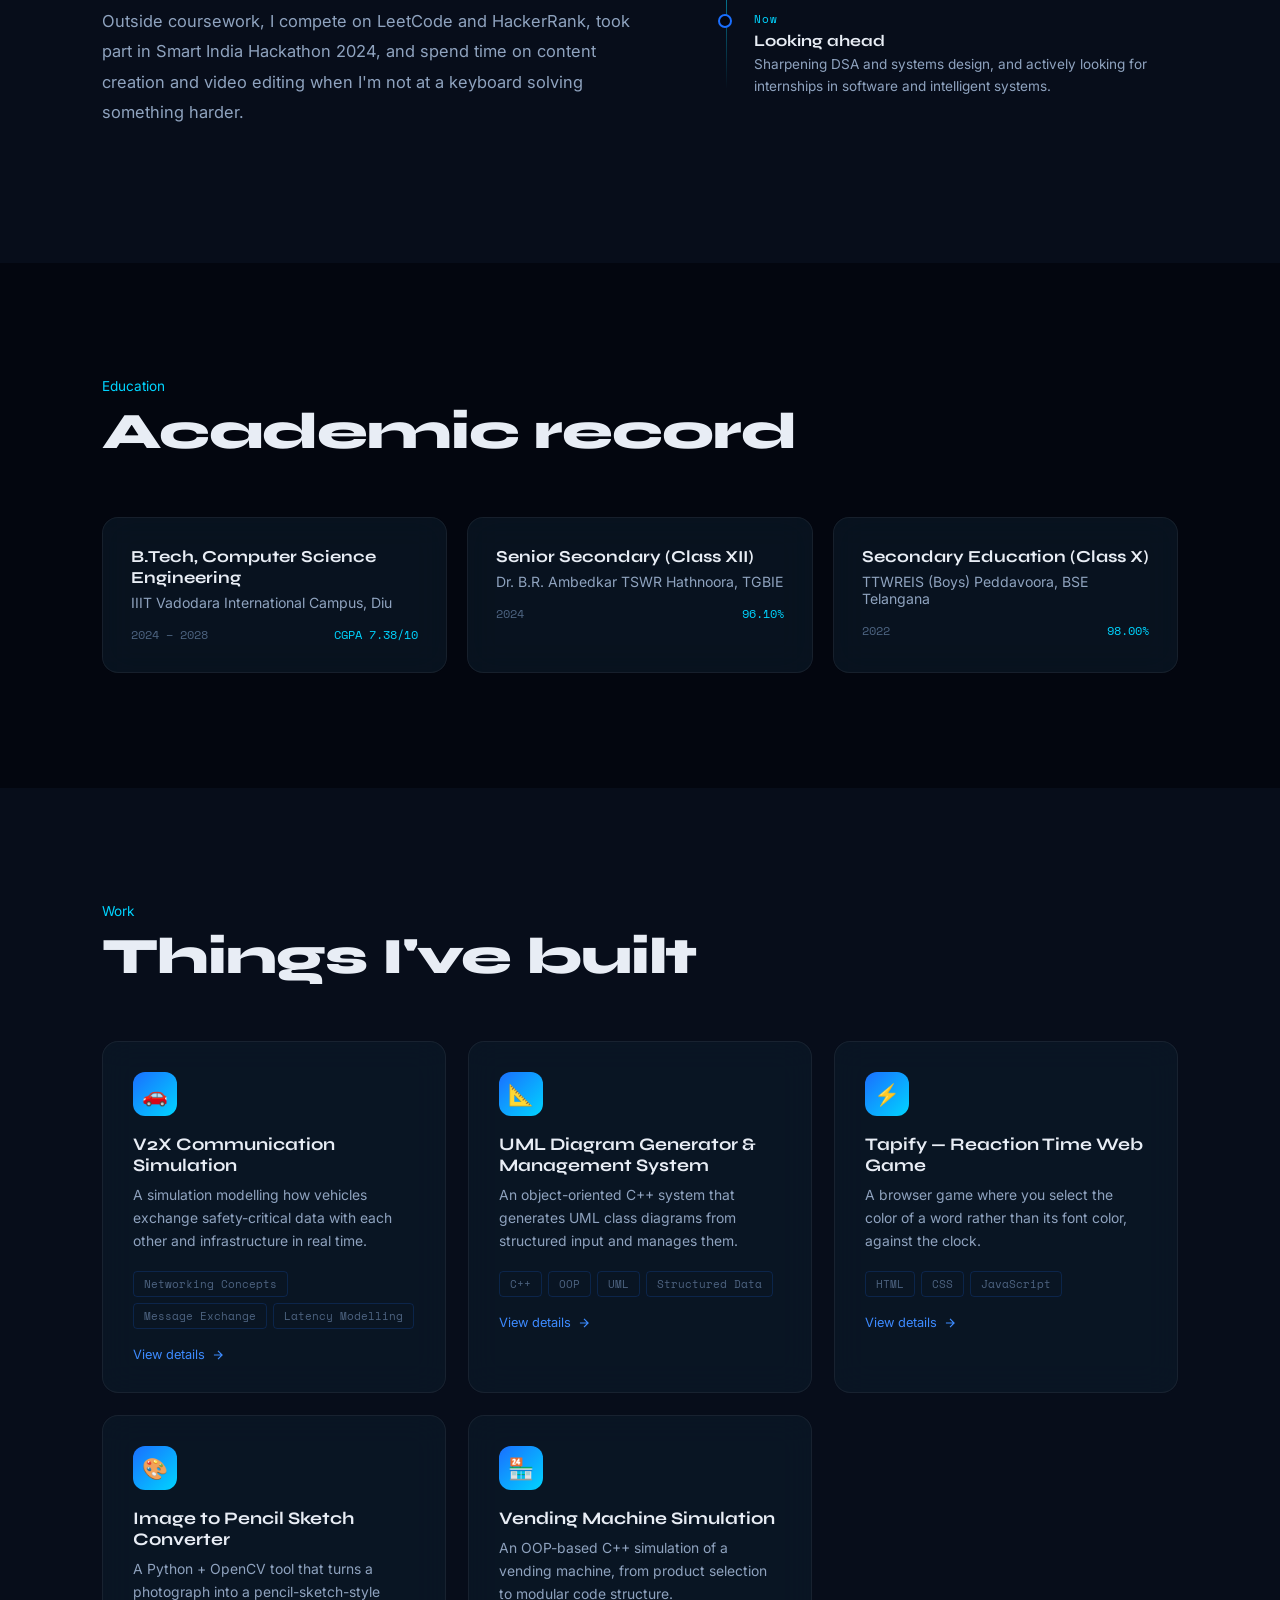
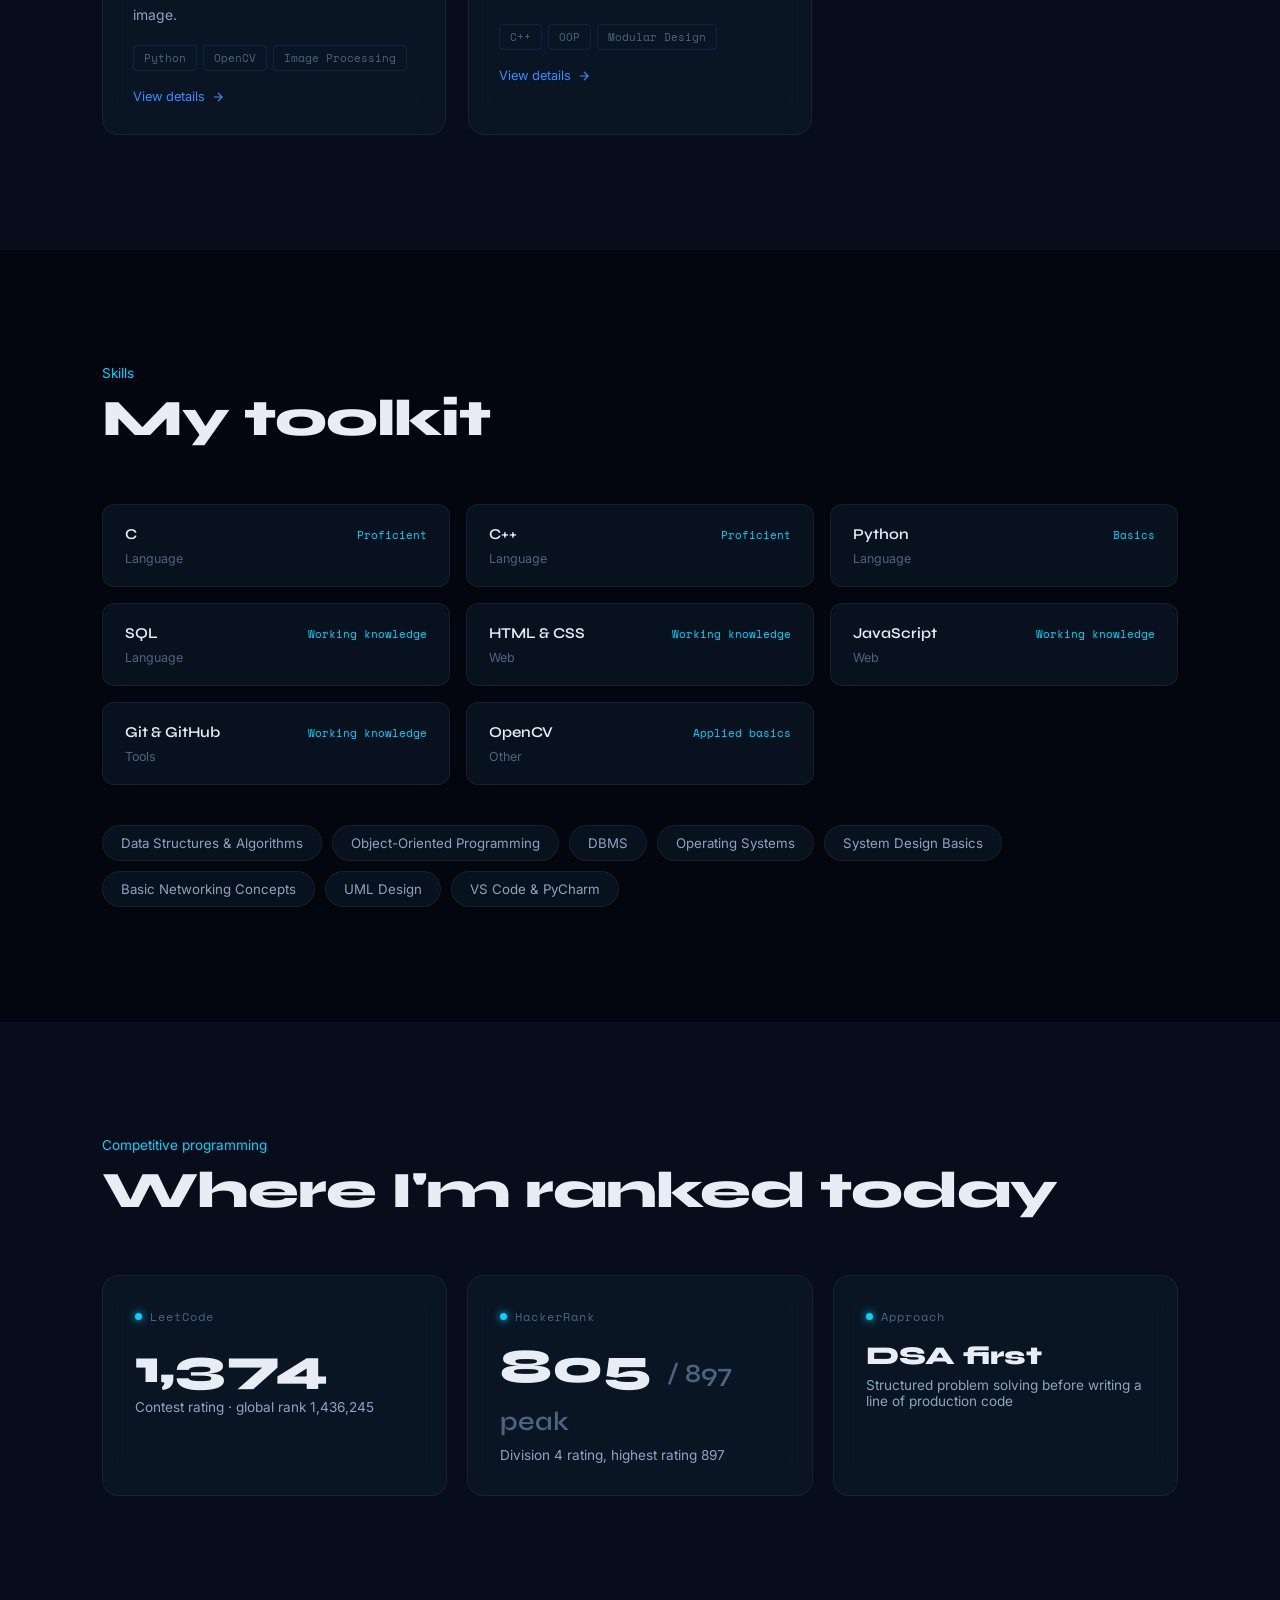
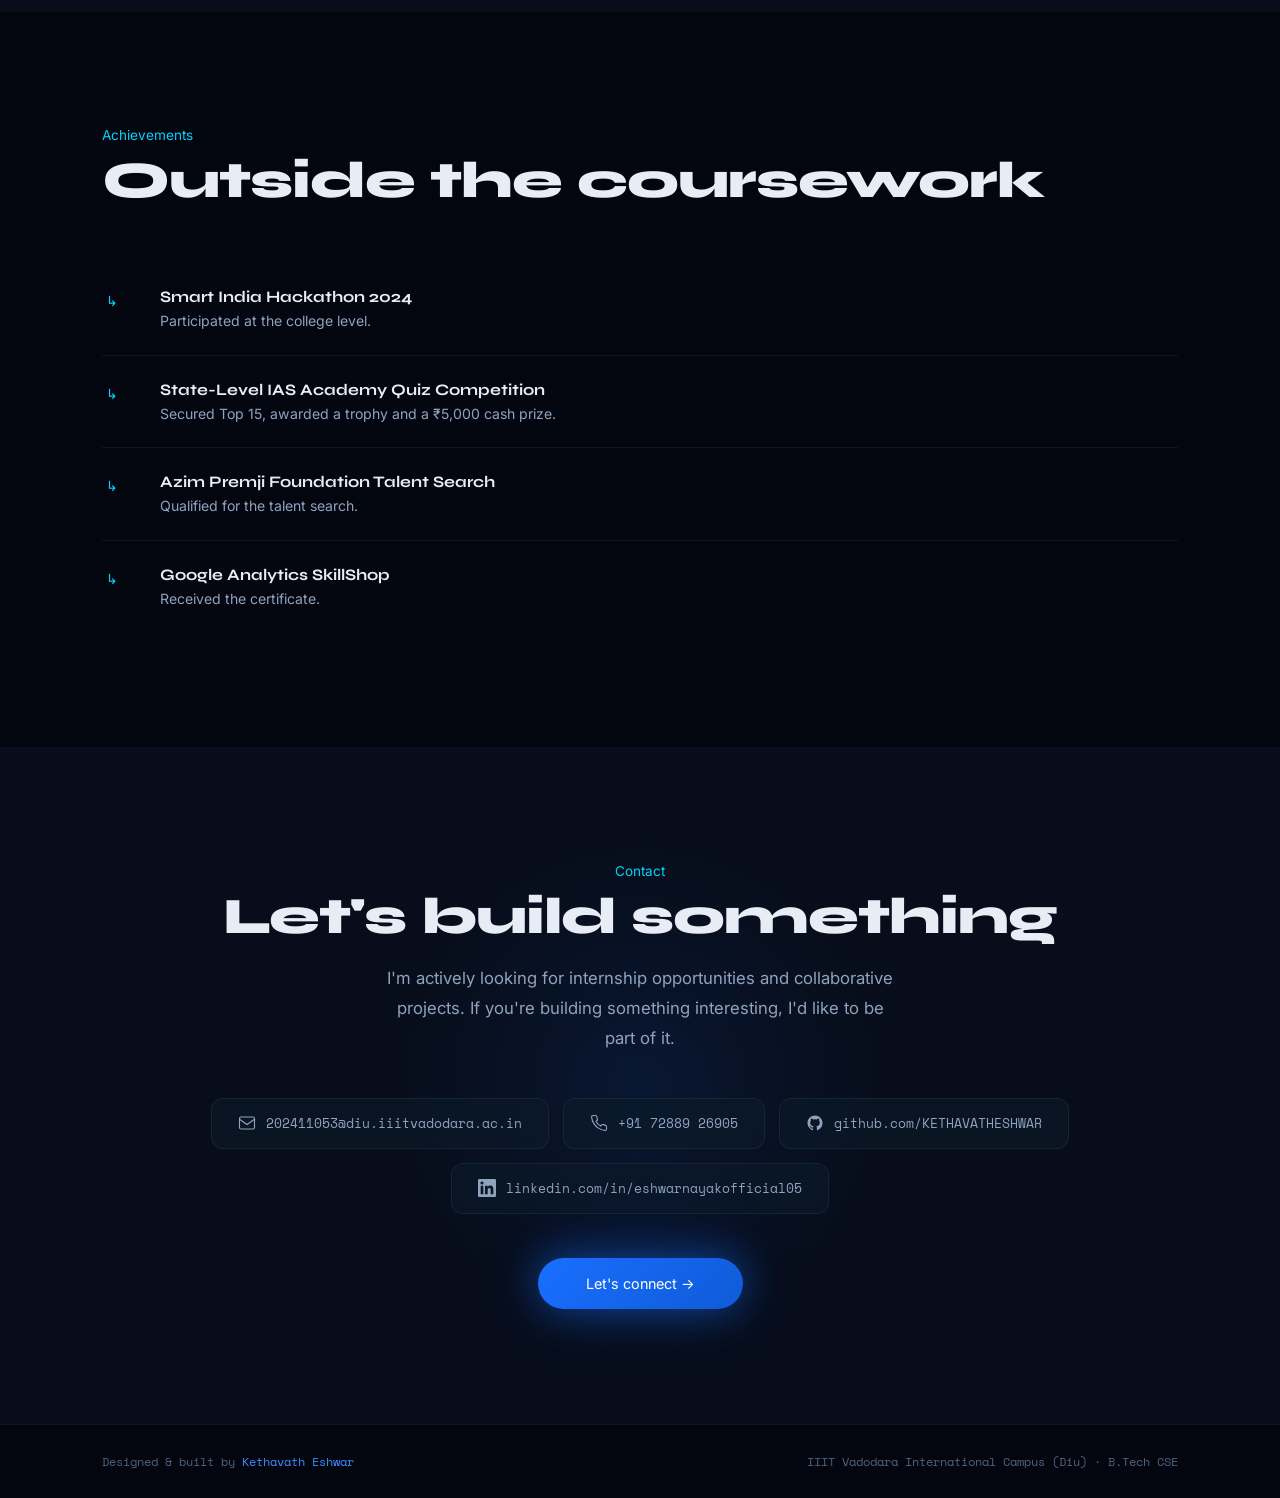
<file: WorkingFile.html>
<!DOCTYPE html>
<html lang="en">
<head>
<meta charset="UTF-8" />
<meta name="viewport" content="width=device-width, initial-scale=1.0" />
<title>Kethavath Eshwar — Portfolio</title>
<meta name="description" content="Kethavath Eshwar — B.Tech CSE student, IIIT Vadodara International Campus (Diu). Systems, networking and problem-solving projects." />
<link rel="preconnect" href="https://fonts.googleapis.com">
<link href="https://fonts.googleapis.com/css2?family=Space+Mono:wght@400;700&family=Syne:wght@400;600;700;800&family=Inter:wght@300;400;500;600&display=swap" rel="stylesheet">
<style>
*, *::before, *::after { box-sizing: border-box; margin: 0; padding: 0; }
html { scroll-behavior: smooth; font-size: 16px; }

:root {
  --bg: #03060f;
  --bg2: #070d1a;
  --bg3: #0b1323;
  --blue: #1a6fff;
  --blue-bright: #3d8bff;
  --cyan: #00d4ff;
  --glow: rgba(26,111,255,0.35);
  --text: #e8edf5;
  --text2: #8fa3bf;
  --text3: #4d6380;
  --glass: rgba(13,27,42,0.6);
  --border: rgba(26,111,255,0.18);
  --border2: rgba(255,255,255,0.06);
  --font-display: 'Syne', sans-serif;
  --font-mono: 'Space Mono', monospace;
  --font-body: 'Inter', sans-serif;
  --radius: 16px;
  --transition: cubic-bezier(0.25, 0.46, 0.45, 0.94);
}

@media (prefers-reduced-motion: reduce) {
  *, *::before, *::after { animation-duration: 0.01ms !important; animation-iteration-count: 1 !important; transition-duration: 0.01ms !important; scroll-behavior: auto !important; }
}

body {
  background: var(--bg);
  color: var(--text);
  font-family: var(--font-body);
  overflow-x: hidden;
}

a:focus-visible, button:focus-visible { outline: 2px solid var(--cyan); outline-offset: 3px; }

::-webkit-scrollbar { width: 4px; }
::-webkit-scrollbar-track { background: var(--bg); }
::-webkit-scrollbar-thumb { background: var(--blue); border-radius: 2px; }

#particle-canvas {
  position: fixed; top: 0; left: 0;
  width: 100%; height: 100%;
  pointer-events: none; z-index: 0;
  opacity: 0.6;
}

nav {
  position: fixed; top: 0; left: 0; right: 0;
  z-index: 1000;
  padding: 0 clamp(20px, 5vw, 80px);
  height: 66px;
  display: flex; align-items: center; justify-content: space-between;
  background: rgba(3,6,15,0);
  backdrop-filter: blur(0px);
  border-bottom: 1px solid transparent;
  transition: all 0.4s var(--transition);
}
nav.scrolled {
  background: rgba(3,6,15,0.85);
  backdrop-filter: blur(20px);
  border-bottom-color: var(--border2);
}
.nav-logo {
  font-family: var(--font-display);
  font-weight: 700;
  font-size: 1.05rem;
  color: var(--text);
  letter-spacing: 0.5px;
  text-decoration: none;
}
.nav-logo span { color: var(--cyan); }
.nav-links { display: flex; gap: 32px; list-style: none; }
.nav-links a {
  font-size: 0.85rem;
  color: var(--text2);
  text-decoration: none;
  transition: color 0.2s;
}
.nav-links a:hover { color: var(--cyan); }
.nav-toggle { display: none; }

#hero {
  position: relative;
  min-height: 100vh;
  display: flex; align-items: center; justify-content: center;
  padding: clamp(90px, 10vw, 140px) clamp(20px, 8vw, 120px);
  overflow: hidden;
}
.hero-grid-bg {
  position: absolute; inset: 0;
  background-image:
    linear-gradient(rgba(26,111,255,0.04) 1px, transparent 1px),
    linear-gradient(90deg, rgba(26,111,255,0.04) 1px, transparent 1px);
  background-size: 60px 60px;
  mask-image: radial-gradient(ellipse 70% 70% at 50% 50%, black, transparent);
}
.hero-glow {
  position: absolute; width: 600px; height: 600px;
  background: radial-gradient(circle, rgba(26,111,255,0.15) 0%, transparent 70%);
  top: 50%; left: 40%; transform: translate(-50%, -50%);
  pointer-events: none; animation: glowPulse 5s ease-in-out infinite;
}
@keyframes glowPulse {
  0%,100% { transform: translate(-50%,-50%) scale(1); opacity: 0.8; }
  50% { transform: translate(-50%,-50%) scale(1.15); opacity: 1; }
}
.hero-content { position: relative; z-index: 2; max-width: 780px; }
.hero-tag {
  font-family: var(--font-mono);
  font-size: 0.8rem; color: var(--text2);
  margin-bottom: 22px;
  opacity: 0; animation: fadeUp 0.8s 0.2s var(--transition) forwards;
}
.hero-h1 {
  font-family: var(--font-display);
  font-size: clamp(2.6rem, 7.5vw, 6rem);
  font-weight: 800; line-height: 1.03;
  letter-spacing: -1.5px; margin-bottom: 22px;
  opacity: 0; animation: fadeUp 0.8s 0.4s var(--transition) forwards;
}
.hero-h1 .name-glow {
  background: linear-gradient(135deg, #ffffff 0%, var(--blue-bright) 55%, var(--cyan) 100%);
  -webkit-background-clip: text; -webkit-text-fill-color: transparent; background-clip: text;
}
.hero-sub {
  font-size: clamp(1rem, 2.2vw, 1.2rem);
  color: var(--text2); font-weight: 300; line-height: 1.7;
  max-width: 580px; margin-bottom: 32px;
  opacity: 0; animation: fadeUp 0.8s 0.6s var(--transition) forwards;
}
.hero-btns {
  display: flex; gap: 16px; flex-wrap: wrap;
  opacity: 0; animation: fadeUp 0.8s 0.8s var(--transition) forwards;
}
.btn-primary {
  padding: 14px 34px; background: var(--blue); color: #fff;
  font-size: 0.9rem; font-weight: 500;
  text-decoration: none; border-radius: 8px;
  transition: all 0.3s; box-shadow: 0 0 24px rgba(26,111,255,0.5);
}
.btn-primary:hover { transform: translateY(-2px); box-shadow: 0 0 40px rgba(26,111,255,0.7); }
.btn-secondary {
  padding: 14px 34px; background: transparent; color: var(--text);
  font-size: 0.9rem; font-weight: 500;
  text-decoration: none; border-radius: 8px; border: 1px solid var(--border);
  transition: all 0.3s;
}
.btn-secondary:hover { border-color: var(--cyan); color: var(--cyan); transform: translateY(-2px); }

section { position: relative; z-index: 1; padding: clamp(70px, 9vw, 130px) clamp(20px, 8vw, 120px); }
.section-eyebrow { font-size: 0.85rem; color: var(--cyan); margin-bottom: 10px; }
.section-title {
  font-family: var(--font-display); font-size: clamp(1.9rem, 4.5vw, 3.2rem);
  font-weight: 800; letter-spacing: -1px; margin-bottom: 56px; line-height: 1.1;
}
.section-title em {
  font-style: normal;
  background: linear-gradient(90deg, var(--blue-bright), var(--cyan));
  -webkit-background-clip: text; -webkit-text-fill-color: transparent; background-clip: text;
}

#about { background: var(--bg2); }
.about-grid { display: grid; grid-template-columns: 1.1fr 0.9fr; gap: 72px; align-items: start; }
.about-story { font-size: 1.03rem; line-height: 1.85; color: var(--text2); margin-bottom: 20px; }
.about-story .highlight { color: var(--text); font-weight: 500; }
.about-quote {
  margin: 28px 0; padding: 22px 26px; border-left: 2px solid var(--blue);
  background: var(--glass); border-radius: 0 12px 12px 0; backdrop-filter: blur(10px);
  font-family: var(--font-display); font-size: 1.15rem; font-weight: 700; color: var(--text); line-height: 1.5;
}
.timeline { position: relative; padding-left: 28px; }
.timeline::before {
  content: ''; position: absolute; left: 0; top: 8px; bottom: 8px; width: 1px;
  background: linear-gradient(180deg, transparent, var(--blue), var(--cyan), transparent);
}
.tl-item { position: relative; margin-bottom: 32px; opacity: 0; transform: translateX(16px); transition: all 0.5s var(--transition); }
.tl-item.visible { opacity: 1; transform: translateX(0); }
.tl-dot { position: absolute; left: -36px; top: 4px; width: 14px; height: 14px; border: 2px solid var(--blue); border-radius: 50%; background: var(--bg); }
.tl-item:hover .tl-dot { background: var(--blue); box-shadow: 0 0 12px var(--glow); }
.tl-year { font-family: var(--font-mono); font-size: 0.7rem; color: var(--cyan); letter-spacing: 1px; margin-bottom: 4px; }
.tl-title { font-family: var(--font-display); font-size: 1rem; font-weight: 700; color: var(--text); margin-bottom: 4px; }
.tl-desc { font-size: 0.85rem; color: var(--text2); line-height: 1.6; }

#education { background: var(--bg); }
.edu-cards { display: grid; grid-template-columns: repeat(auto-fit, minmax(260px, 1fr)); gap: 20px; }
.edu-card { background: var(--glass); border: 1px solid var(--border2); border-radius: var(--radius); padding: 28px; backdrop-filter: blur(16px); transition: all 0.3s; }
.edu-card:hover { border-color: rgba(26,111,255,0.3); transform: translateY(-4px); }
.edu-degree { font-family: var(--font-display); font-weight: 700; font-size: 1.05rem; color: var(--text); margin-bottom: 6px; }
.edu-school { font-size: 0.88rem; color: var(--text2); margin-bottom: 14px; }
.edu-meta { display: flex; justify-content: space-between; align-items: center; font-family: var(--font-mono); font-size: 0.78rem; }
.edu-year { color: var(--text3); }
.edu-score { color: var(--cyan); }

#projects { background: var(--bg2); }
.projects-grid { display: grid; grid-template-columns: repeat(auto-fill, minmax(320px, 1fr)); gap: 22px; }
.project-card {
  background: var(--glass); border: 1px solid var(--border2); border-radius: var(--radius);
  padding: 30px; cursor: pointer; position: relative; overflow: hidden;
  backdrop-filter: blur(16px); transition: all 0.35s var(--transition);
  opacity: 0; transform: translateY(24px);
}
.project-card.visible { opacity: 1; transform: translateY(0); }
.project-card:hover {
  transform: translateY(-6px); border-color: rgba(26,111,255,0.4);
  box-shadow: 0 20px 50px rgba(0,0,0,0.4), 0 0 30px rgba(26,111,255,0.1);
}
.project-icon {
  width: 44px; height: 44px; background: linear-gradient(135deg, var(--blue), var(--cyan));
  border-radius: 12px; display: flex; align-items: center; justify-content: center;
  font-size: 1.3rem; margin-bottom: 18px;
}
.project-name { font-family: var(--font-display); font-size: 1.1rem; font-weight: 700; color: var(--text); margin-bottom: 8px; }
.project-desc { font-size: 0.87rem; color: var(--text2); line-height: 1.65; margin-bottom: 18px; }
.project-tags { display: flex; flex-wrap: wrap; gap: 6px; margin-bottom: 18px; }
.tag { font-family: var(--font-mono); font-size: 0.68rem; padding: 4px 10px; border-radius: 4px; border: 1px solid var(--border); color: var(--text3); }
.project-card:hover .tag { border-color: rgba(26,111,255,0.3); color: var(--text2); }
.project-view { font-size: 0.8rem; color: var(--blue-bright); display: flex; align-items: center; gap: 6px; }
.project-view svg { transition: transform 0.2s; }
.project-card:hover .project-view svg { transform: translateX(4px); }

.modal-overlay {
  position: fixed; inset: 0; background: rgba(3,6,15,0.85); backdrop-filter: blur(12px);
  z-index: 2000; display: flex; align-items: center; justify-content: center; padding: 20px;
  opacity: 0; pointer-events: none; transition: opacity 0.3s;
}
.modal-overlay.open { opacity: 1; pointer-events: all; }
.modal {
  background: var(--bg3); border: 1px solid var(--border); border-radius: 20px;
  max-width: 600px; width: 100%; max-height: 85vh; overflow-y: auto; padding: 42px;
  position: relative; transform: scale(0.94) translateY(16px); transition: transform 0.35s var(--transition);
}
.modal-overlay.open .modal { transform: scale(1) translateY(0); }
.modal-close {
  position: absolute; top: 18px; right: 18px; width: 34px; height: 34px;
  background: var(--glass); border: 1px solid var(--border2); border-radius: 8px; color: var(--text2);
  font-size: 1.1rem; cursor: pointer; display: flex; align-items: center; justify-content: center; transition: all 0.2s;
}
.modal-close:hover { background: rgba(26,111,255,0.15); color: var(--text); }
.modal-icon { font-size: 2.2rem; margin-bottom: 14px; }
.modal-title { font-family: var(--font-display); font-size: 1.5rem; font-weight: 800; color: var(--text); margin-bottom: 8px; }
.modal-focus { display: inline-block; background: rgba(26,111,255,0.12); border: 1px solid rgba(26,111,255,0.25); border-radius: 6px; padding: 7px 14px; font-size: 0.78rem; font-family: var(--font-mono); color: var(--cyan); margin-bottom: 18px; }
.modal-desc { font-size: 0.93rem; color: var(--text2); line-height: 1.8; margin-bottom: 22px; }
.modal-section-label { font-family: var(--font-mono); font-size: 0.68rem; color: var(--text3); letter-spacing: 1px; margin-bottom: 10px; }
.modal-tags { display: flex; flex-wrap: wrap; gap: 8px; margin-bottom: 26px; }
.modal-tag { font-family: var(--font-mono); font-size: 0.72rem; padding: 6px 12px; border-radius: 6px; background: rgba(26,111,255,0.1); border: 1px solid rgba(26,111,255,0.2); color: var(--blue-bright); }
.modal-btn {
  display: inline-flex; align-items: center; gap: 8px; padding: 12px 26px;
  background: var(--blue); color: #fff; font-size: 0.85rem; text-decoration: none;
  border-radius: 8px; transition: all 0.3s; box-shadow: 0 0 20px rgba(26,111,255,0.4);
}
.modal-btn:hover { box-shadow: 0 0 36px rgba(26,111,255,0.6); transform: translateY(-2px); }

#skills { background: var(--bg); }
.skills-grid { display: grid; grid-template-columns: repeat(auto-fill, minmax(270px, 1fr)); gap: 16px; margin-bottom: 40px; }
.skill-item { padding: 20px 22px; background: var(--glass); border: 1px solid var(--border2); border-radius: 12px; backdrop-filter: blur(16px); transition: all 0.3s; opacity: 0; transform: translateY(16px); }
.skill-item.visible { opacity: 1; transform: translateY(0); }
.skill-item:hover { border-color: rgba(26,111,255,0.3); transform: translateY(-3px); }
.skill-top { display: flex; justify-content: space-between; align-items: baseline; margin-bottom: 8px; }
.skill-name { font-family: var(--font-display); font-weight: 600; font-size: 0.94rem; color: var(--text); }
.skill-level { font-family: var(--font-mono); font-size: 0.7rem; color: var(--cyan); }
.skill-cat { font-size: 0.78rem; color: var(--text3); }

.concepts-grid { display: flex; flex-wrap: wrap; gap: 10px; }
.concept-chip {
  padding: 9px 18px; background: var(--glass); border: 1px solid var(--border2); border-radius: 100px;
  font-size: 0.83rem; color: var(--text2); backdrop-filter: blur(12px); transition: all 0.2s; cursor: default;
}
.concept-chip:hover { border-color: var(--border); color: var(--text); box-shadow: 0 0 16px rgba(26,111,255,0.15); }

#coding { background: var(--bg2); }
.coding-grid { display: grid; grid-template-columns: repeat(auto-fit, minmax(240px, 1fr)); gap: 20px; }
.stat-card { background: var(--glass); border: 1px solid var(--border2); border-radius: var(--radius); padding: 32px; backdrop-filter: blur(16px); transition: all 0.3s; }
.stat-card:hover { border-color: rgba(26,111,255,0.3); transform: translateY(-4px); }
.stat-platform { font-family: var(--font-mono); font-size: 0.72rem; color: var(--text3); letter-spacing: 1px; margin-bottom: 18px; display: flex; align-items: center; gap: 8px; }
.stat-platform::before { content: ''; display: block; width: 7px; height: 7px; border-radius: 50%; background: var(--cyan); box-shadow: 0 0 8px var(--cyan); }
.stat-rating { font-family: var(--font-display); font-size: clamp(2.2rem, 4.5vw, 3rem); font-weight: 800; color: var(--text); line-height: 1; margin-bottom: 8px; }
.stat-rating span { color: var(--text3); font-size: 0.55em; font-weight: 600; }
.stat-label { font-size: 0.85rem; color: var(--text2); }

#achievements { background: var(--bg); }
.ach-list { display: flex; flex-direction: column; gap: 2px; }
.ach-item {
  display: grid; grid-template-columns: 34px 1fr; gap: 20px; padding: 22px 4px;
  border-bottom: 1px solid var(--border2); align-items: start;
}
.ach-item:last-child { border-bottom: none; }
.ach-mark { color: var(--cyan); font-family: var(--font-mono); font-size: 0.9rem; padding-top: 3px; }
.ach-title { font-family: var(--font-display); font-weight: 700; font-size: 1rem; color: var(--text); margin-bottom: 4px; }
.ach-desc { font-size: 0.88rem; color: var(--text2); line-height: 1.6; }

#contact { background: var(--bg2); text-align: center; position: relative; overflow: hidden; }
.contact-glow { position: absolute; width: 500px; height: 500px; background: radial-gradient(circle, rgba(26,111,255,0.1) 0%, transparent 70%); top: 50%; left: 50%; transform: translate(-50%,-50%); pointer-events: none; }
.contact-sub { font-size: 1.05rem; color: var(--text2); line-height: 1.8; max-width: 520px; margin: 0 auto 44px; }
.contact-links { display: flex; justify-content: center; flex-wrap: wrap; gap: 14px; margin-bottom: 44px; }
.contact-link {
  display: flex; align-items: center; gap: 10px; padding: 15px 26px;
  background: var(--glass); border: 1px solid var(--border2); border-radius: 12px;
  color: var(--text2); text-decoration: none; font-family: var(--font-mono); font-size: 0.8rem;
  backdrop-filter: blur(12px); transition: all 0.3s; word-break: break-word;
}
.contact-link:hover { border-color: rgba(26,111,255,0.4); color: var(--text); transform: translateY(-4px); box-shadow: 0 12px 40px rgba(0,0,0,0.3), 0 0 24px rgba(26,111,255,0.15); }
.contact-link svg { flex-shrink: 0; }
.btn-glow {
  display: inline-block; padding: 17px 48px; background: linear-gradient(135deg, var(--blue), #0f5bd8);
  color: #fff; font-size: 0.9rem; text-decoration: none; border-radius: 100px;
  box-shadow: 0 0 40px rgba(26,111,255,0.5), 0 0 80px rgba(26,111,255,0.2); transition: all 0.3s;
}
.btn-glow:hover { box-shadow: 0 0 60px rgba(26,111,255,0.7); transform: scale(1.04); }

footer { padding: 28px clamp(20px, 8vw, 120px); border-top: 1px solid var(--border2); display: flex; justify-content: space-between; align-items: center; flex-wrap: wrap; gap: 10px; position: relative; z-index: 1; background: var(--bg); }
.footer-text { font-family: var(--font-mono); font-size: 0.72rem; color: var(--text3); }
.footer-text span { color: var(--blue-bright); }

@keyframes fadeUp { from { opacity: 0; transform: translateY(20px); } to { opacity: 1; transform: translateY(0); } }
.reveal { opacity: 0; transform: translateY(24px); transition: opacity 0.7s var(--transition), transform 0.7s var(--transition); }
.reveal.visible { opacity: 1; transform: translateY(0); }

@media (max-width: 900px) {
  .about-grid { grid-template-columns: 1fr; gap: 44px; }
  .nav-links { display: none; }
}
@media (max-width: 600px) {
  .projects-grid { grid-template-columns: 1fr; }
  section { padding: 56px 20px; }
  .ach-item { grid-template-columns: 24px 1fr; gap: 14px; }
}
</style>
</head>
<body>

<canvas id="particle-canvas"></canvas>

<nav id="navbar">
  <a href="#hero" class="nav-logo">eshwar<span>.</span></a>
  <ul class="nav-links">
    <li><a href="#about">About</a></li>
    <li><a href="#education">Education</a></li>
    <li><a href="#projects">Projects</a></li>
    <li><a href="#skills">Skills</a></li>
    <li><a href="#achievements">Achievements</a></li>
    <li><a href="#contact">Contact</a></li>
  </ul>
</nav>

<section id="hero">
  <div class="hero-grid-bg"></div>
  <div class="hero-glow"></div>
  <div class="hero-content">
    <div class="hero-tag">B.Tech CSE, IIIT Vadodara International Campus (Diu) · Class of 2028</div>
    <h1 class="hero-h1">Hi, I'm<br><span class="name-glow">Kethavath Eshwar.</span></h1>
    <p class="hero-sub">I build systems from first principles — vehicle communication protocols, object-oriented tools, and small interactive programs that actually run, not just compile.</p>
    <div class="hero-btns">
      <a href="#projects" class="btn-primary">See my projects</a>
      <a href="#contact" class="btn-secondary">Get in touch</a>
    </div>
  </div>
</section>

<section id="about">
  <div class="section-eyebrow">About</div>
  <h2 class="section-title reveal">Where I'm coming from</h2>
  <div class="about-grid">
    <div>
      <p class="about-story reveal">I'm a second-year <span class="highlight">Computer Science Engineering</span> student at IIIT Vadodara International Campus (Diu), currently holding a CGPA of <span class="highlight">7.38/10</span>. I got here after finishing school with a 98% in Class X and 96.10% in Class XII — results that came from the same thing that drives my coursework now: I like taking something apart until I understand exactly how it works.</p>
      <div class="about-quote reveal">"I don't just write code — I design systems."</div>
      <p class="about-story reveal">My project list isn't a set of homework exercises. I've simulated <span class="highlight">V2X vehicle communication</span>, built an object-oriented UML generator, and shipped a browser reaction-time game — each one picked because it forced me to think in systems, not just syntax.</p>
      <p class="about-story reveal">Outside coursework, I compete on LeetCode and HackerRank, took part in Smart India Hackathon 2024, and spend time on content creation and video editing when I'm not at a keyboard solving something harder.</p>
    </div>
    <div>
      <div class="timeline">
        <div class="tl-item"><div class="tl-dot"></div><div class="tl-year">2022</div><div class="tl-title">Class X — 98.00%</div><div class="tl-desc">TTWREIS (Boys) Peddavoora, BSE Telangana.</div></div>
        <div class="tl-item"><div class="tl-dot"></div><div class="tl-year">2024</div><div class="tl-title">Class XII — 96.10%</div><div class="tl-desc">Dr. B.R. Ambedkar TSWR Hathnoora, TGBIE.</div></div>
        <div class="tl-item"><div class="tl-dot"></div><div class="tl-year">2024</div><div class="tl-title">Joined IIIT Vadodara (Diu)</div><div class="tl-desc">Started B.Tech CSE — DSA, OOP, DBMS, OS, and systems thinking from day one.</div></div>
        <div class="tl-item"><div class="tl-dot"></div><div class="tl-year">2024–25</div><div class="tl-title">Building real projects</div><div class="tl-desc">V2X simulation, UML generator, a vending machine simulator, a CV sketch tool, and Tapify — plus competitive programming on the side.</div></div>
        <div class="tl-item"><div class="tl-dot"></div><div class="tl-year">Now</div><div class="tl-title">Looking ahead</div><div class="tl-desc">Sharpening DSA and systems design, and actively looking for internships in software and intelligent systems.</div></div>
      </div>
    </div>
  </div>
</section>

<section id="education">
  <div class="section-eyebrow">Education</div>
  <h2 class="section-title reveal">Academic record</h2>
  <div class="edu-cards">
    <div class="edu-card reveal">
      <div class="edu-degree">B.Tech, Computer Science Engineering</div>
      <div class="edu-school">IIIT Vadodara International Campus, Diu</div>
      <div class="edu-meta"><span class="edu-year">2024 – 2028</span><span class="edu-score">CGPA 7.38/10</span></div>
    </div>
    <div class="edu-card reveal">
      <div class="edu-degree">Senior Secondary (Class XII)</div>
      <div class="edu-school">Dr. B.R. Ambedkar TSWR Hathnoora, TGBIE</div>
      <div class="edu-meta"><span class="edu-year">2024</span><span class="edu-score">96.10%</span></div>
    </div>
    <div class="edu-card reveal">
      <div class="edu-degree">Secondary Education (Class X)</div>
      <div class="edu-school">TTWREIS (Boys) Peddavoora, BSE Telangana</div>
      <div class="edu-meta"><span class="edu-year">2022</span><span class="edu-score">98.00%</span></div>
    </div>
  </div>
</section>

<section id="projects">
  <div class="section-eyebrow">Work</div>
  <h2 class="section-title reveal">Things I've built</h2>
  <div class="projects-grid" id="projects-grid"></div>
</section>

<section id="skills">
  <div class="section-eyebrow">Skills</div>
  <h2 class="section-title reveal">My toolkit</h2>
  <div class="skills-grid" id="skills-grid"></div>
  <div class="concepts-grid" id="concepts-grid"></div>
</section>

<section id="coding">
  <div class="section-eyebrow">Competitive programming</div>
  <h2 class="section-title reveal">Where I'm ranked today</h2>
  <div class="coding-grid">
    <div class="stat-card reveal">
      <div class="stat-platform">LeetCode</div>
      <div class="stat-rating">1,374</div>
      <div class="stat-label">Contest rating · global rank 1,436,245</div>
    </div>
    <div class="stat-card reveal">
      <div class="stat-platform">HackerRank</div>
      <div class="stat-rating">805 <span>/ 897 peak</span></div>
      <div class="stat-label">Division 4 rating, highest rating 897</div>
    </div>
    <div class="stat-card reveal">
      <div class="stat-platform">Approach</div>
      <div class="stat-rating" style="font-size:1.6rem;">DSA first</div>
      <div class="stat-label">Structured problem solving before writing a line of production code</div>
    </div>
  </div>
</section>

<section id="achievements">
  <div class="section-eyebrow">Achievements</div>
  <h2 class="section-title reveal">Outside the coursework</h2>
  <div class="ach-list">
    <div class="ach-item reveal"><div class="ach-mark">↳</div><div><div class="ach-title">Smart India Hackathon 2024</div><div class="ach-desc">Participated at the college level.</div></div></div>
    <div class="ach-item reveal"><div class="ach-mark">↳</div><div><div class="ach-title">State-Level IAS Academy Quiz Competition</div><div class="ach-desc">Secured Top 15, awarded a trophy and a ₹5,000 cash prize.</div></div></div>
    <div class="ach-item reveal"><div class="ach-mark">↳</div><div><div class="ach-title">Azim Premji Foundation Talent Search</div><div class="ach-desc">Qualified for the talent search.</div></div></div>
    <div class="ach-item reveal"><div class="ach-mark">↳</div><div><div class="ach-title">Google Analytics SkillShop</div><div class="ach-desc">Received the certificate.</div></div></div>
  </div>
</section>

<section id="contact">
  <div class="contact-glow"></div>
  <div class="section-eyebrow" style="justify-content:center">Contact</div>
  <h2 class="section-title reveal" style="margin-bottom:18px">Let's build something</h2>
  <p class="contact-sub reveal">I'm actively looking for internship opportunities and collaborative projects. If you're building something interesting, I'd like to be part of it.</p>
  <div class="contact-links reveal">
    <a href="mailto:202411053@diu.iiitvadodara.ac.in" class="contact-link">
      <svg width="18" height="18" fill="none" stroke="currentColor" stroke-width="1.5" viewBox="0 0 24 24"><rect x="2" y="4" width="20" height="16" rx="2"/><path d="m2 7 10 7 10-7"/></svg>
      202411053@diu.iiitvadodara.ac.in
    </a>
    <a href="tel:+917288926905" class="contact-link">
      <svg width="18" height="18" fill="none" stroke="currentColor" stroke-width="1.5" viewBox="0 0 24 24"><path d="M22 16.92v3a2 2 0 0 1-2.18 2 19.79 19.79 0 0 1-8.63-3.07 19.5 19.5 0 0 1-6-6 19.79 19.79 0 0 1-3.07-8.67A2 2 0 0 1 4.11 2h3a2 2 0 0 1 2 1.72c.127.96.361 1.903.7 2.81a2 2 0 0 1-.45 2.11L8.09 9.91a16 16 0 0 0 6 6l1.27-1.27a2 2 0 0 1 2.11-.45c.907.339 1.85.573 2.81.7A2 2 0 0 1 22 16.92z"/></svg>
      +91 72889 26905
    </a>
    <a href="https://github.com/KETHAVATHESHWAR" target="_blank" rel="noopener" class="contact-link">
      <svg width="18" height="18" fill="currentColor" viewBox="0 0 24 24"><path d="M12 2C6.477 2 2 6.484 2 12.017c0 4.425 2.865 8.18 6.839 9.504.5.092.682-.217.682-.483 0-.237-.008-.868-.013-1.703-2.782.605-3.369-1.343-3.369-1.343-.454-1.158-1.11-1.466-1.11-1.466-.908-.62.069-.608.069-.608 1.003.07 1.531 1.032 1.531 1.032.892 1.53 2.341 1.088 2.91.832.092-.647.35-1.088.636-1.338-2.22-.253-4.555-1.113-4.555-4.951 0-1.093.39-1.988 1.029-2.688-.103-.253-.446-1.272.098-2.65 0 0 .84-.27 2.75 1.026A9.564 9.564 0 0 1 12 6.844a9.59 9.59 0 0 1 2.504.337c1.909-1.296 2.747-1.027 2.747-1.027.546 1.379.202 2.398.1 2.651.64.7 1.028 1.595 1.028 2.688 0 3.848-2.339 4.695-4.566 4.943.359.309.678.92.678 1.855 0 1.338-.012 2.419-.012 2.747 0 .268.18.58.688.482A10.02 10.02 0 0 0 22 12.017C22 6.484 17.522 2 12 2z"/></svg>
      github.com/KETHAVATHESHWAR
    </a>
    <a href="https://www.linkedin.com/in/eshwarnayakofficial05/" target="_blank" rel="noopener" class="contact-link">
      <svg width="18" height="18" fill="currentColor" viewBox="0 0 24 24"><path d="M20.447 20.452h-3.554v-5.569c0-1.328-.027-3.037-1.852-3.037-1.853 0-2.136 1.445-2.136 2.939v5.667H9.351V9h3.414v1.561h.046c.477-.9 1.637-1.85 3.37-1.85 3.601 0 4.267 2.37 4.267 5.455v6.286zM5.337 7.433a2.062 2.062 0 0 1-2.063-2.065 2.064 2.064 0 1 1 2.063 2.065zm1.782 13.019H3.555V9h3.564v11.452zM22.225 0H1.771C.792 0 0 .774 0 1.729v20.542C0 23.227.792 24 1.771 24h20.451C23.2 24 24 23.227 24 22.271V1.729C24 .774 23.2 0 22.222 0h.003z"/></svg>
      linkedin.com/in/eshwarnayakofficial05
    </a>
  </div>
  <a href="mailto:202411053@diu.iiitvadodara.ac.in" class="btn-glow reveal">Let's connect →</a>
</section>

<footer>
  <div class="footer-text">Designed & built by <span>Kethavath Eshwar</span></div>
  <div class="footer-text">IIIT Vadodara International Campus (Diu) · B.Tech CSE</div>
</footer>

<div class="modal-overlay" id="modal">
  <div class="modal" id="modal-box" role="dialog" aria-modal="true">
    <button class="modal-close" id="modal-close" aria-label="Close">✕</button>
    <div class="modal-icon" id="m-icon"></div>
    <div class="modal-title" id="m-title"></div>
    <div class="modal-focus" id="m-focus"></div>
    <div class="modal-desc" id="m-desc"></div>
    <div class="modal-section-label">Tech stack</div>
    <div class="modal-tags" id="m-tags"></div>
    <a href="#" class="modal-btn" id="m-link" target="_blank" rel="noopener">
      <svg width="16" height="16" fill="currentColor" viewBox="0 0 24 24"><path d="M12 2C6.477 2 2 6.484 2 12.017c0 4.425 2.865 8.18 6.839 9.504.5.092.682-.217.682-.483 0-.237-.008-.868-.013-1.703-2.782.605-3.369-1.343-3.369-1.343-.454-1.158-1.11-1.466-1.11-1.466-.908-.62.069-.608.069-.608 1.003.07 1.531 1.032 1.531 1.032.892 1.53 2.341 1.088 2.91.832.092-.647.35-1.088.636-1.338-2.22-.253-4.555-1.113-4.555-4.951 0-1.093.39-1.988 1.029-2.688-.103-.253-.446-1.272.098-2.65 0 0 .84-.27 2.75 1.026A9.564 9.564 0 0 1 12 6.844a9.59 9.59 0 0 1 2.504.337c1.909-1.296 2.747-1.027 2.747-1.027.546 1.379.202 2.398.1 2.651.64.7 1.028 1.595 1.028 2.688 0 3.848-2.339 4.695-4.566 4.943.359.309.678.92.678 1.855 0 1.338-.012 2.419-.012 2.747 0 .268.18.58.688.482A10.02 10.02 0 0 0 22 12.017C22 6.484 17.522 2 12 2z"/></svg>
      View on GitHub
    </a>
  </div>
</div>

<script>
// Particles
const canvas = document.getElementById('particle-canvas');
const ctx = canvas.getContext('2d');
let W, H, particles = [];
function resize() { W = canvas.width = window.innerWidth; H = canvas.height = window.innerHeight; }
resize(); window.addEventListener('resize', resize);
const reduceMotion = window.matchMedia('(prefers-reduced-motion: reduce)').matches;

class Particle {
  constructor() { this.reset(); }
  reset() {
    this.x = Math.random() * W; this.y = Math.random() * H;
    this.vx = (Math.random() - 0.5) * 0.3; this.vy = (Math.random() - 0.5) * 0.3;
    this.r = Math.random() * 1.4 + 0.5; this.opacity = Math.random() * 0.5 + 0.1;
  }
  update() {
    this.x += this.vx; this.y += this.vy;
    if (this.x < 0 || this.x > W) this.vx *= -1;
    if (this.y < 0 || this.y > H) this.vy *= -1;
  }
}
const count = Math.min(70, Math.floor((window.innerWidth * window.innerHeight) / 18000));
for (let i = 0; i < count; i++) particles.push(new Particle());

function drawParticles() {
  ctx.clearRect(0, 0, W, H);
  particles.forEach(p => p.update());
  for (let i = 0; i < particles.length; i++) {
    for (let j = i + 1; j < particles.length; j++) {
      const dx = particles[i].x - particles[j].x, dy = particles[i].y - particles[j].y;
      const d = Math.sqrt(dx*dx+dy*dy);
      if (d < 120) {
        ctx.beginPath();
        ctx.moveTo(particles[i].x, particles[i].y);
        ctx.lineTo(particles[j].x, particles[j].y);
        ctx.strokeStyle = `rgba(26,111,255,${(1 - d/120) * 0.15})`;
        ctx.lineWidth = 0.8; ctx.stroke();
      }
    }
    ctx.beginPath();
    ctx.arc(particles[i].x, particles[i].y, particles[i].r, 0, Math.PI*2);
    ctx.fillStyle = `rgba(0,212,255,${particles[i].opacity})`;
    ctx.fill();
  }
  if (!reduceMotion) requestAnimationFrame(drawParticles);
}
drawParticles();

window.addEventListener('scroll', () => {
  document.getElementById('navbar').classList.toggle('scrolled', window.scrollY > 50);
});

const projects = [
  {
    icon: '🚗', name: 'V2X Communication Simulation',
    desc: 'A simulation modelling how vehicles exchange safety-critical data with each other and infrastructure in real time.',
    focus: 'Focus: intelligent transport & road safety',
    tags: ['Networking Concepts', 'Message Exchange', 'Latency Modelling'],
    fullDesc: 'Developed a basic simulation model for Vehicle-to-Everything (V2X) communication, implementing message exchange logic between vehicles and infrastructure. The project studies latency, data transmission behaviour, and safety use-cases relevant to intelligent transport systems — a first step into how connected vehicles coordinate in real time.',
    repo: 'https://github.com/KETHAVATHESHWAR'
  },
  {
    icon: '📐', name: 'UML Diagram Generator & Management System',
    desc: 'An object-oriented C++ system that generates UML class diagrams from structured input and manages them.',
    focus: 'Focus: software design documentation',
    tags: ['C++', 'OOP', 'UML', 'Structured Data'],
    fullDesc: 'Designed a system to generate UML diagrams from structured input, applying object-oriented principles to model class relationships. The system supports modification and management of diagrams through structured data handling, making it a practical tool for keeping design documentation in sync with a codebase.',
    repo: 'https://github.com/KETHAVATHESHWAR'
  },
  {
    icon: '⚡', name: 'Tapify — Reaction Time Web Game',
    desc: 'A browser game where you select the color of a word rather than its font color, against the clock.',
    focus: 'Focus: DOM manipulation & game logic',
    tags: ['HTML', 'CSS', 'JavaScript'],
    fullDesc: 'An interactive browser-based game where players select the color of a word rather than the color the word names — a classic Stroop-effect challenge. Built with a reaction time constraint of under 2 seconds per round to raise the difficulty, using pure HTML, CSS, and vanilla JavaScript with no frameworks.',
    repo: 'https://github.com/KETHAVATHESHWAR'
  },
  {
    icon: '🎨', name: 'Image to Pencil Sketch Converter',
    desc: 'A Python + OpenCV tool that turns a photograph into a pencil-sketch-style image.',
    focus: 'Focus: applied computer vision',
    tags: ['Python', 'OpenCV', 'Image Processing'],
    fullDesc: 'Built an image processing tool that converts uploaded images into pencil sketch format using grayscale transformation, image inversion, and Gaussian blur. The project applies foundational computer vision concepts with OpenCV to produce a convincing hand-drawn look from any input photo.',
    repo: 'https://github.com/KETHAVATHESHWAR'
  },
  {
    icon: '🏪', name: 'Vending Machine Simulation',
    desc: 'An OOP-based C++ simulation of a vending machine, from product selection to modular code structure.',
    focus: 'Focus: object-oriented system modelling',
    tags: ['C++', 'OOP', 'Modular Design'],
    fullDesc: 'Developed a vending machine simulation implementing object-oriented programming concepts, with dedicated modules for product selection. Code is structured using classes and modular functions for maintainability — an exercise in modelling a real-world transactional system cleanly.',
    repo: 'https://github.com/KETHAVATHESHWAR'
  },
];

const grid = document.getElementById('projects-grid');
projects.forEach((p, i) => {
  const card = document.createElement('div');
  card.className = 'project-card';
  card.style.transitionDelay = `${i * 0.08}s`;
  card.setAttribute('tabindex', '0');
  card.setAttribute('role', 'button');
  card.innerHTML = `
    <div class="project-icon">${p.icon}</div>
    <div class="project-name">${p.name}</div>
    <div class="project-desc">${p.desc}</div>
    <div class="project-tags">${p.tags.map(t => `<span class="tag">${t}</span>`).join('')}</div>
    <div class="project-view">View details <svg width="14" height="14" fill="none" stroke="currentColor" stroke-width="2" viewBox="0 0 24 24"><path d="M5 12h14M12 5l7 7-7 7"/></svg></div>`;
  card.addEventListener('click', () => openModal(p));
  card.addEventListener('keypress', e => { if (e.key === 'Enter') openModal(p); });
  grid.appendChild(card);
});

const modal = document.getElementById('modal');
function openModal(p) {
  document.getElementById('m-icon').textContent = p.icon;
  document.getElementById('m-title').textContent = p.name;
  document.getElementById('m-focus').textContent = p.focus;
  document.getElementById('m-desc').textContent = p.fullDesc;
  document.getElementById('m-tags').innerHTML = p.tags.map(t => `<span class="modal-tag">${t}</span>`).join('');
  document.getElementById('m-link').href = p.repo;
  modal.classList.add('open');
  document.body.style.overflow = 'hidden';
}
function closeModal() { modal.classList.remove('open'); document.body.style.overflow = ''; }
document.getElementById('modal-close').addEventListener('click', closeModal);
modal.addEventListener('click', e => { if (e.target === modal) closeModal(); });
document.addEventListener('keydown', e => { if (e.key === 'Escape') closeModal(); });

const skills = [
  { name: 'C', level: 'Proficient', cat: 'Language' },
  { name: 'C++', level: 'Proficient', cat: 'Language' },
  { name: 'Python', level: 'Basics', cat: 'Language' },
  { name: 'SQL', level: 'Working knowledge', cat: 'Language' },
  { name: 'HTML & CSS', level: 'Working knowledge', cat: 'Web' },
  { name: 'JavaScript', level: 'Working knowledge', cat: 'Web' },
  { name: 'Git & GitHub', level: 'Working knowledge', cat: 'Tools' },
  { name: 'OpenCV', level: 'Applied basics', cat: 'Other' },
];
const concepts = ['Data Structures & Algorithms', 'Object-Oriented Programming', 'DBMS', 'Operating Systems', 'System Design Basics', 'Basic Networking Concepts', 'UML Design', 'VS Code & PyCharm'];

const sg = document.getElementById('skills-grid');
skills.forEach((s, i) => {
  const el = document.createElement('div');
  el.className = 'skill-item';
  el.style.transitionDelay = `${i * 0.06}s`;
  el.innerHTML = `<div class="skill-top"><div class="skill-name">${s.name}</div><div class="skill-level">${s.level}</div></div><div class="skill-cat">${s.cat}</div>`;
  sg.appendChild(el);
});
const cg = document.getElementById('concepts-grid');
concepts.forEach(c => { const el = document.createElement('div'); el.className = 'concept-chip'; el.textContent = c; cg.appendChild(el); });

const observer = new IntersectionObserver((entries) => {
  entries.forEach(entry => { if (entry.isIntersecting) entry.target.classList.add('visible'); });
}, { threshold: 0.12 });
document.querySelectorAll('.reveal, .project-card, .skill-item, .tl-item').forEach(el => observer.observe(el));
</script>
</body>
</html>
</file>
